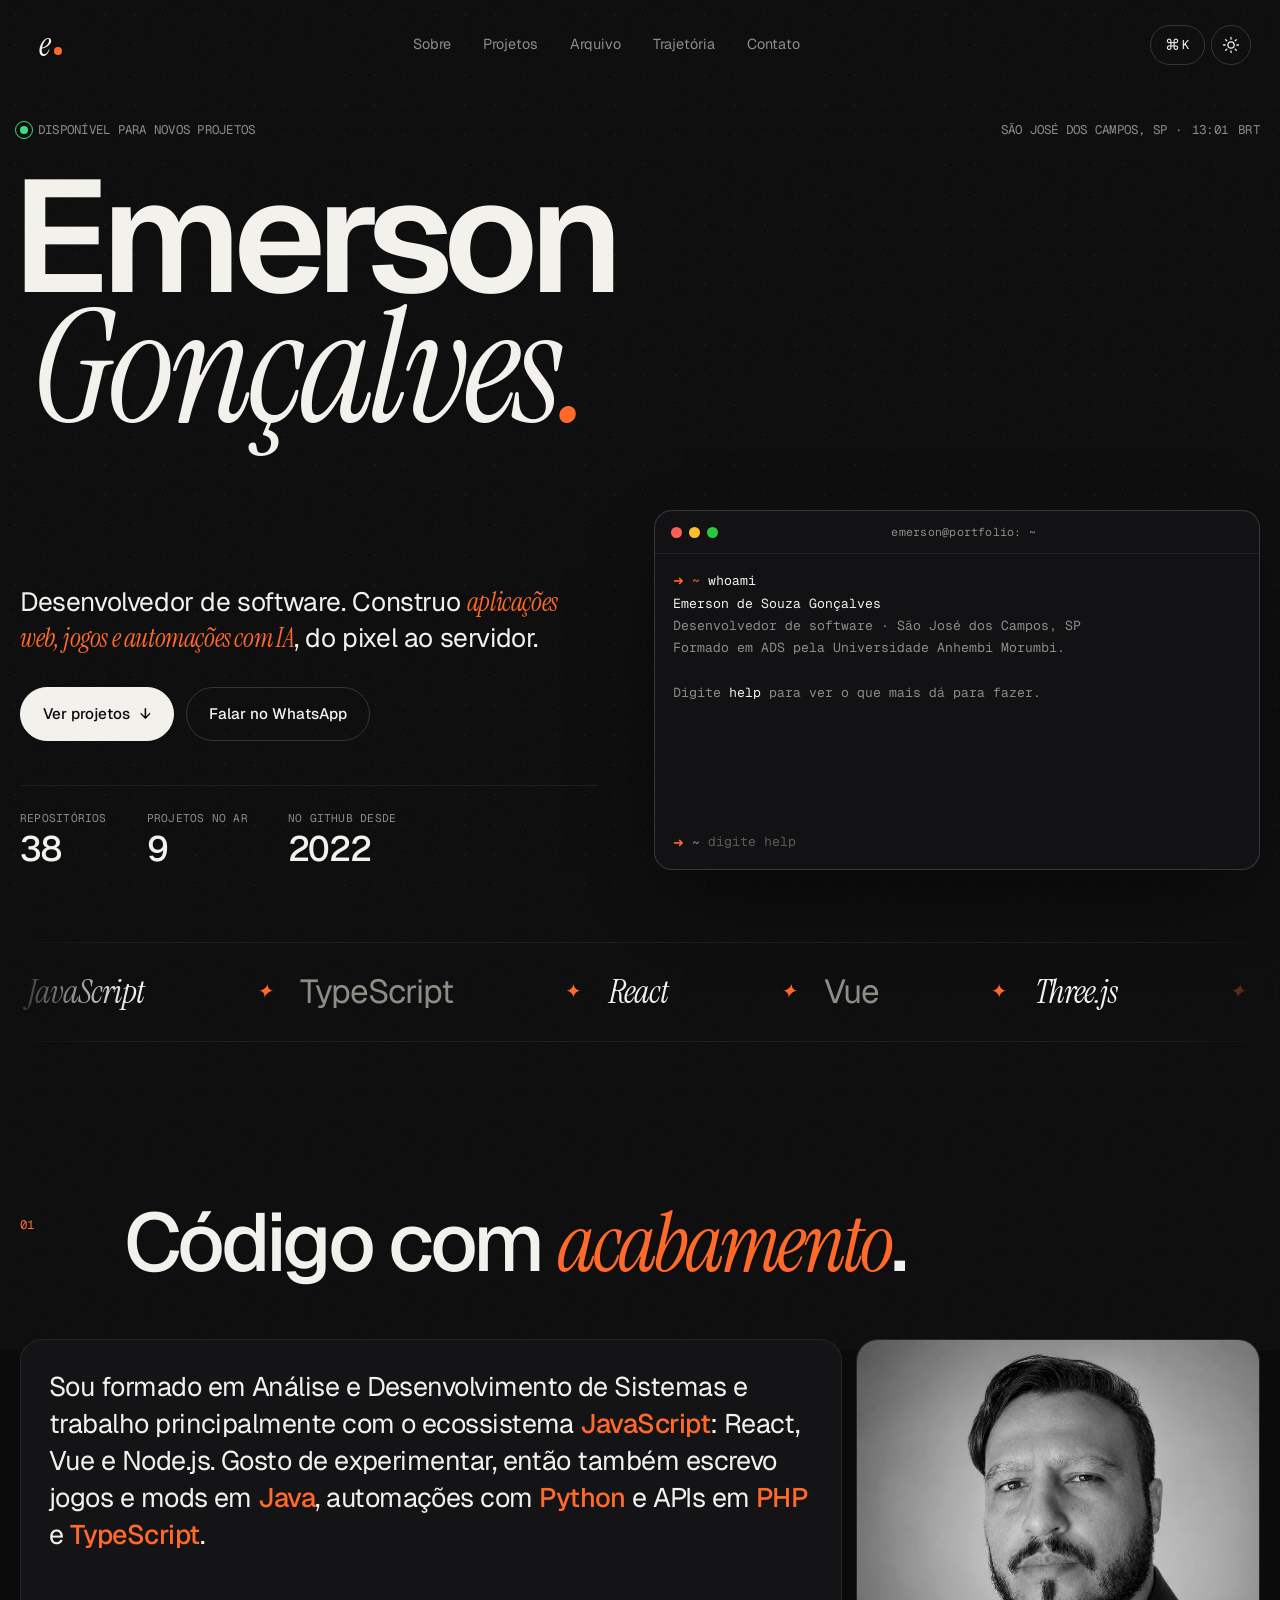
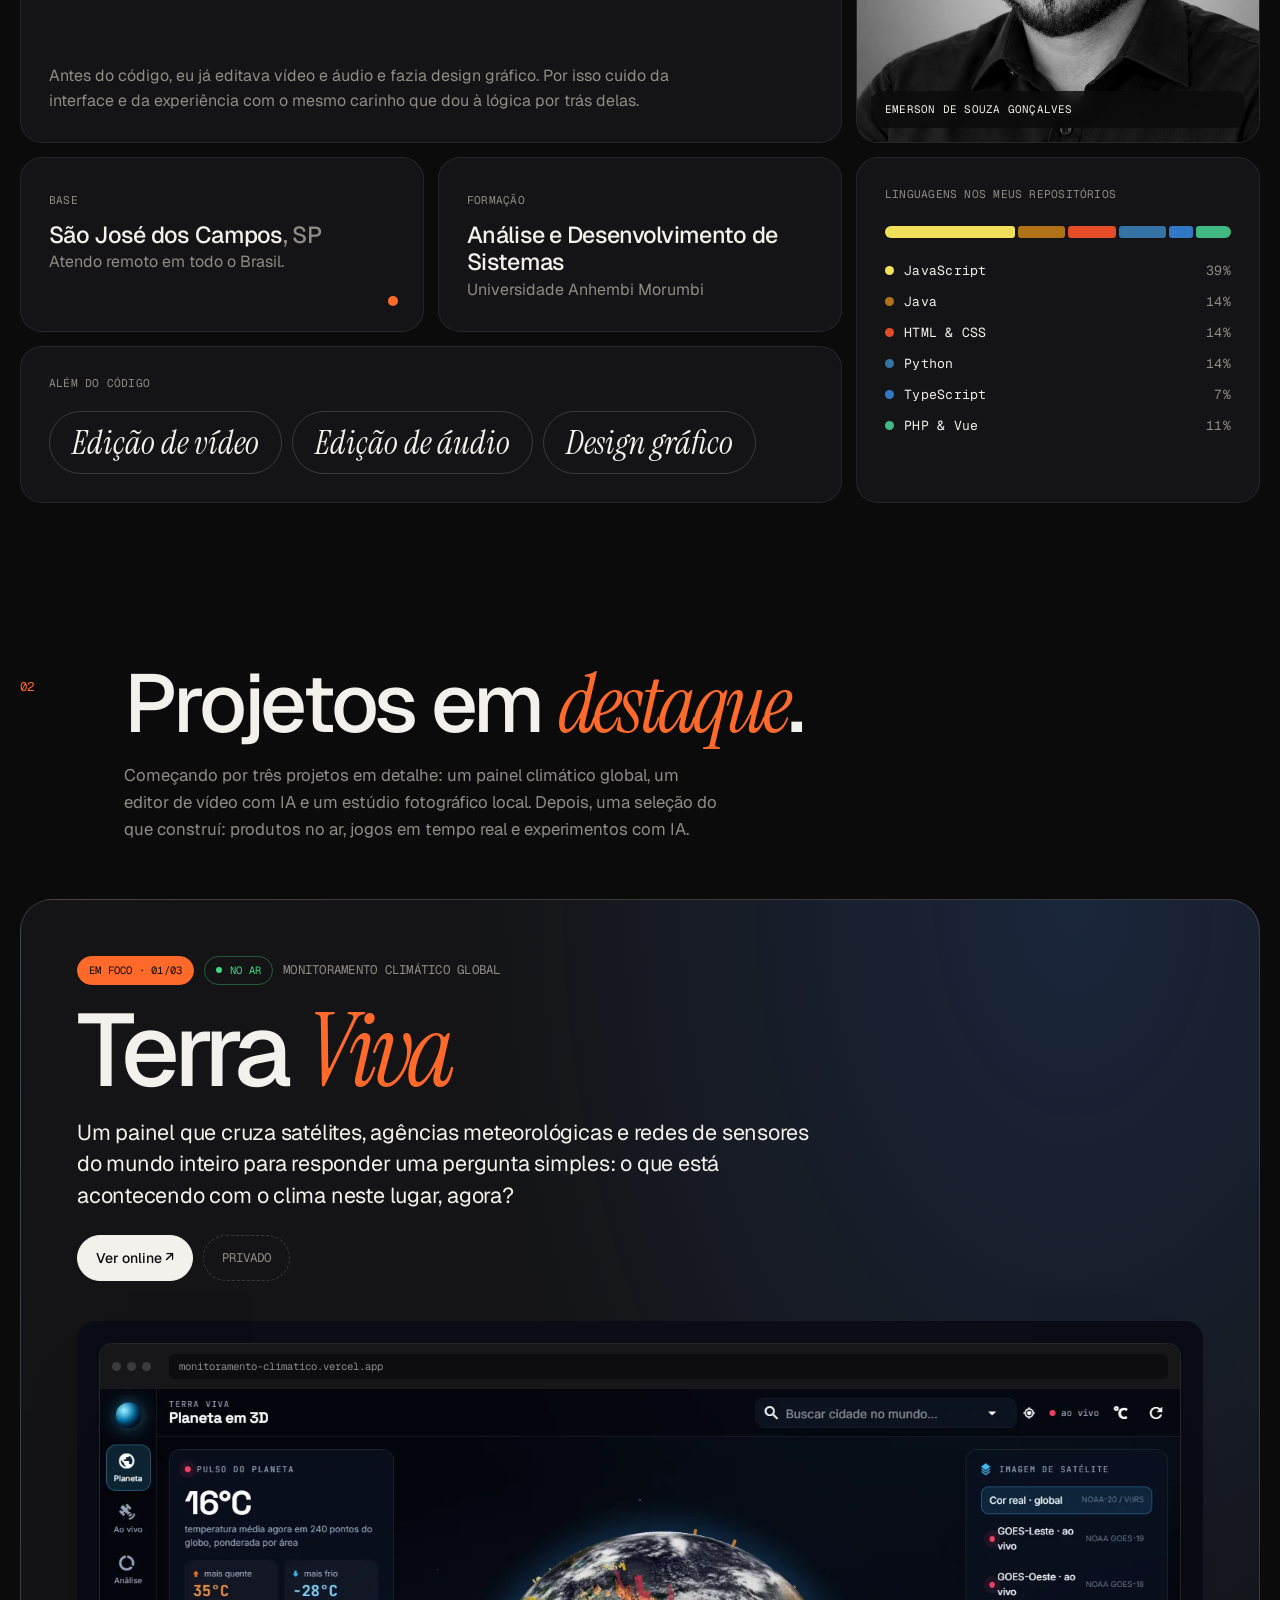
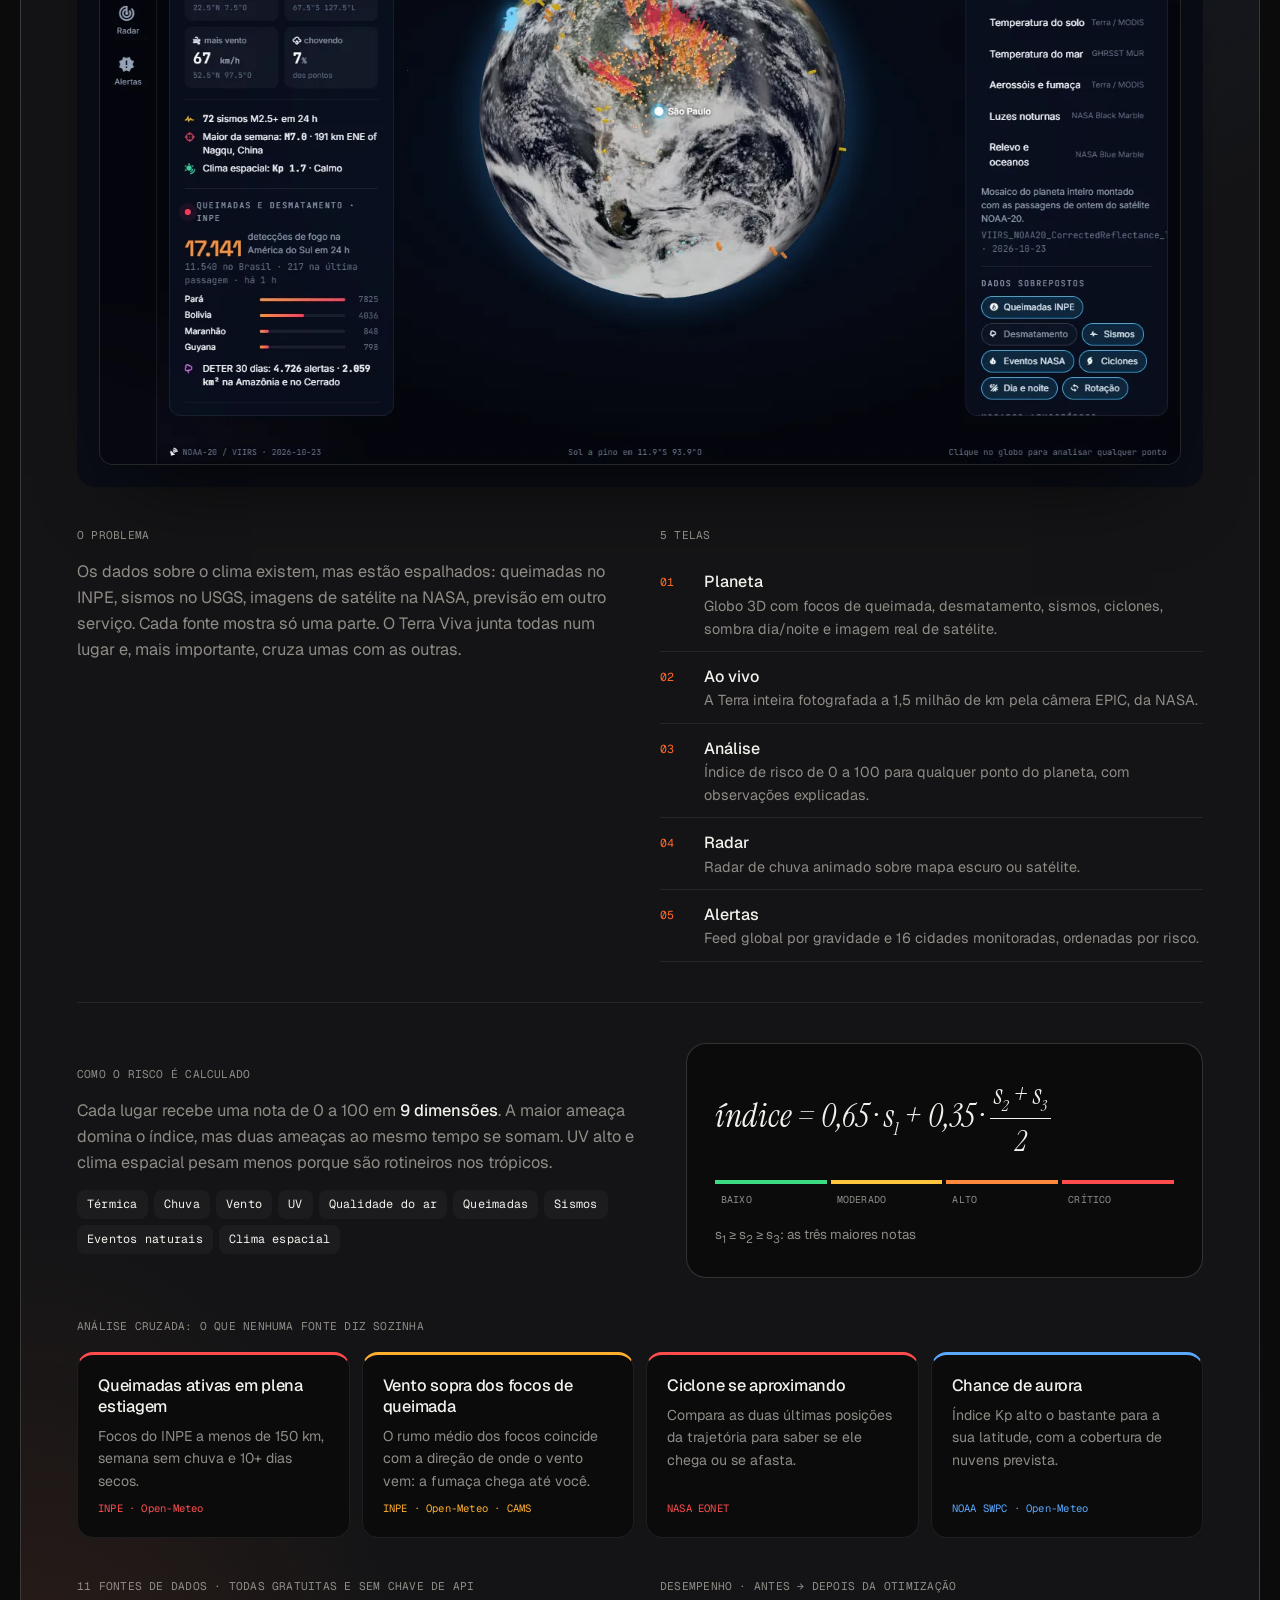
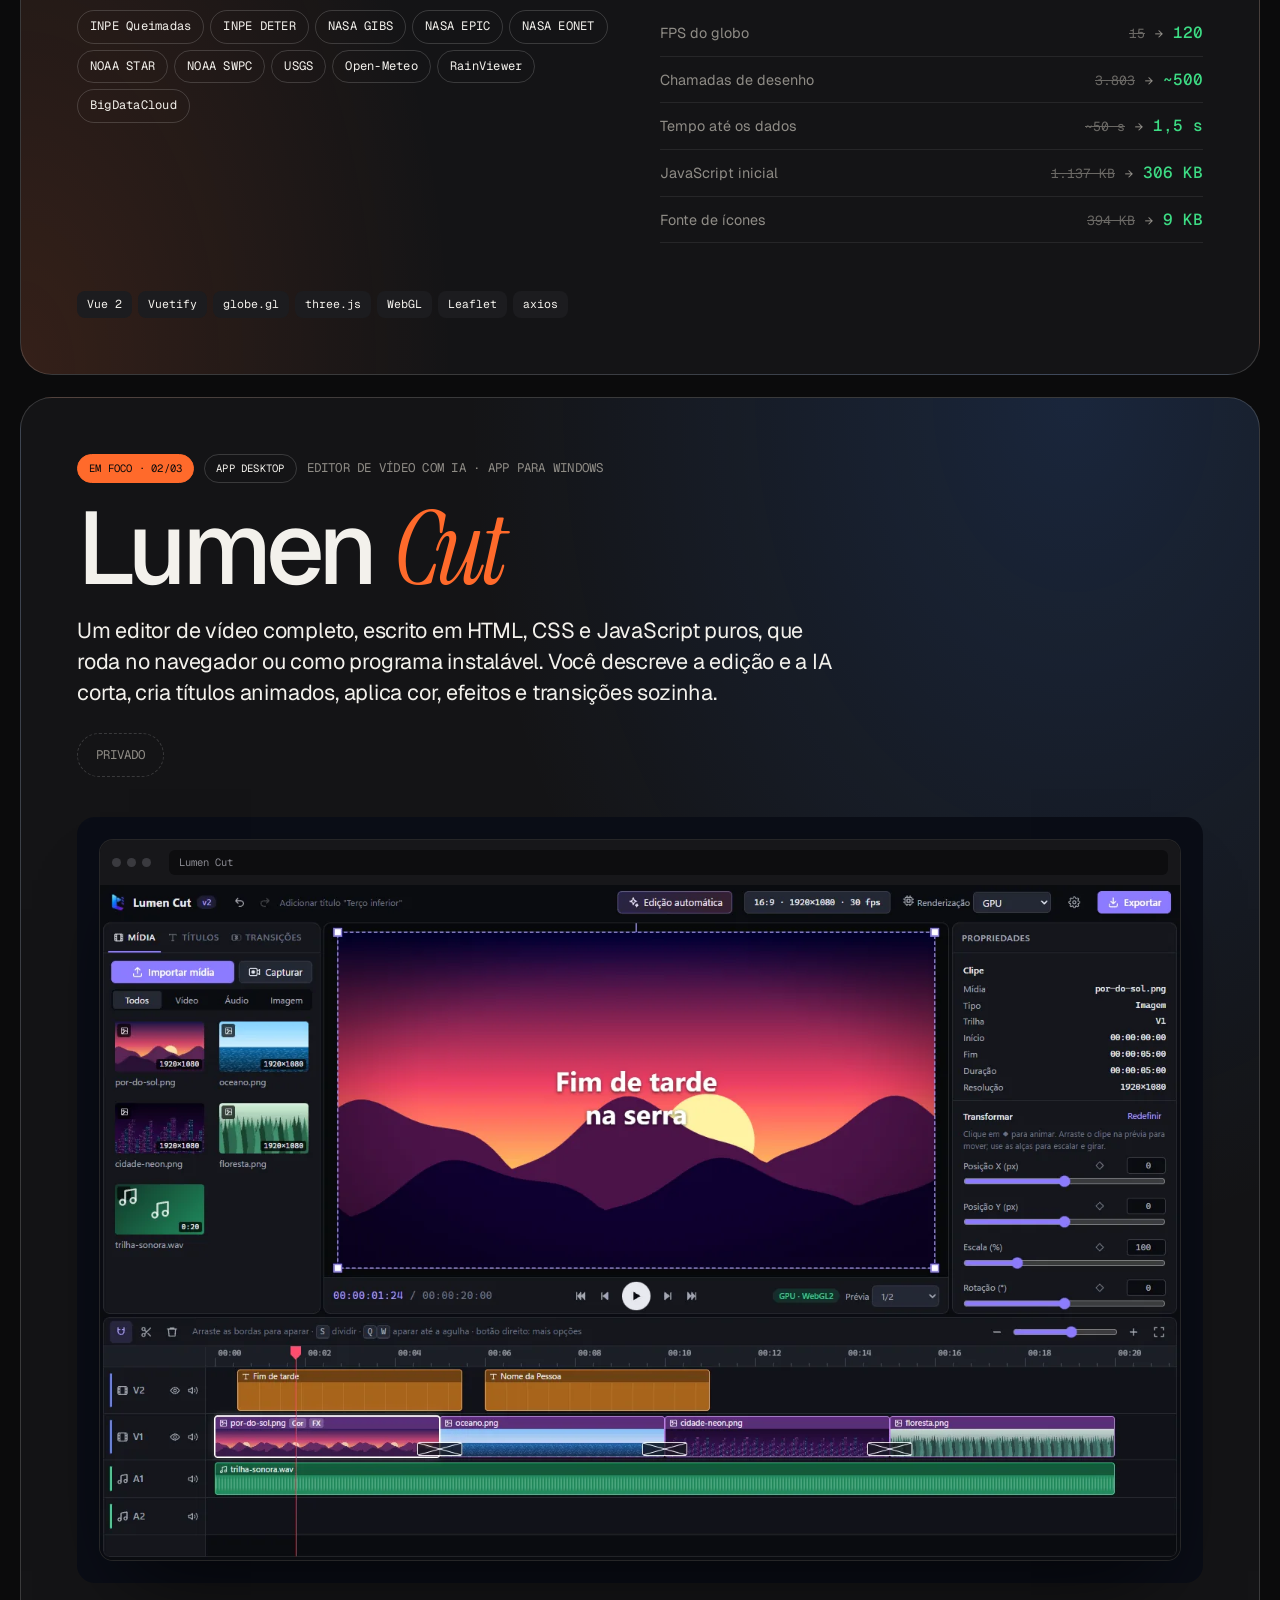
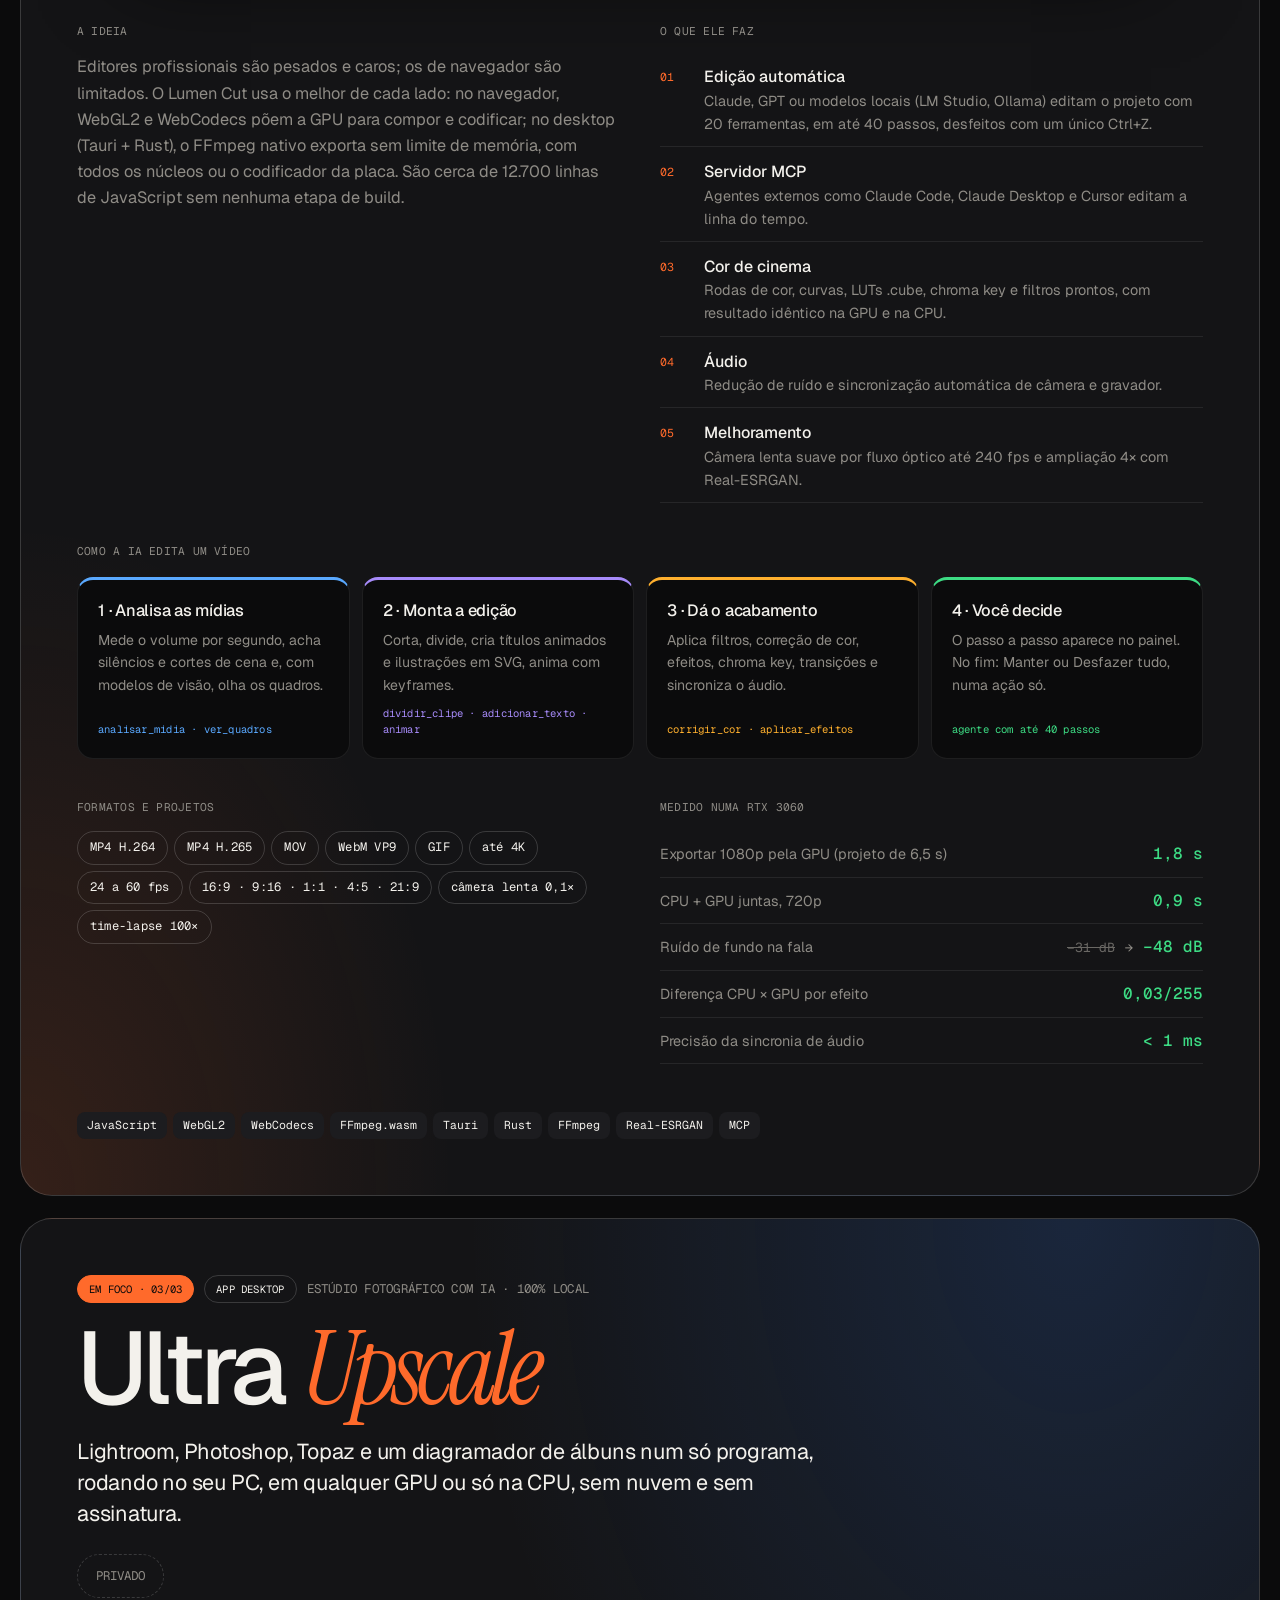
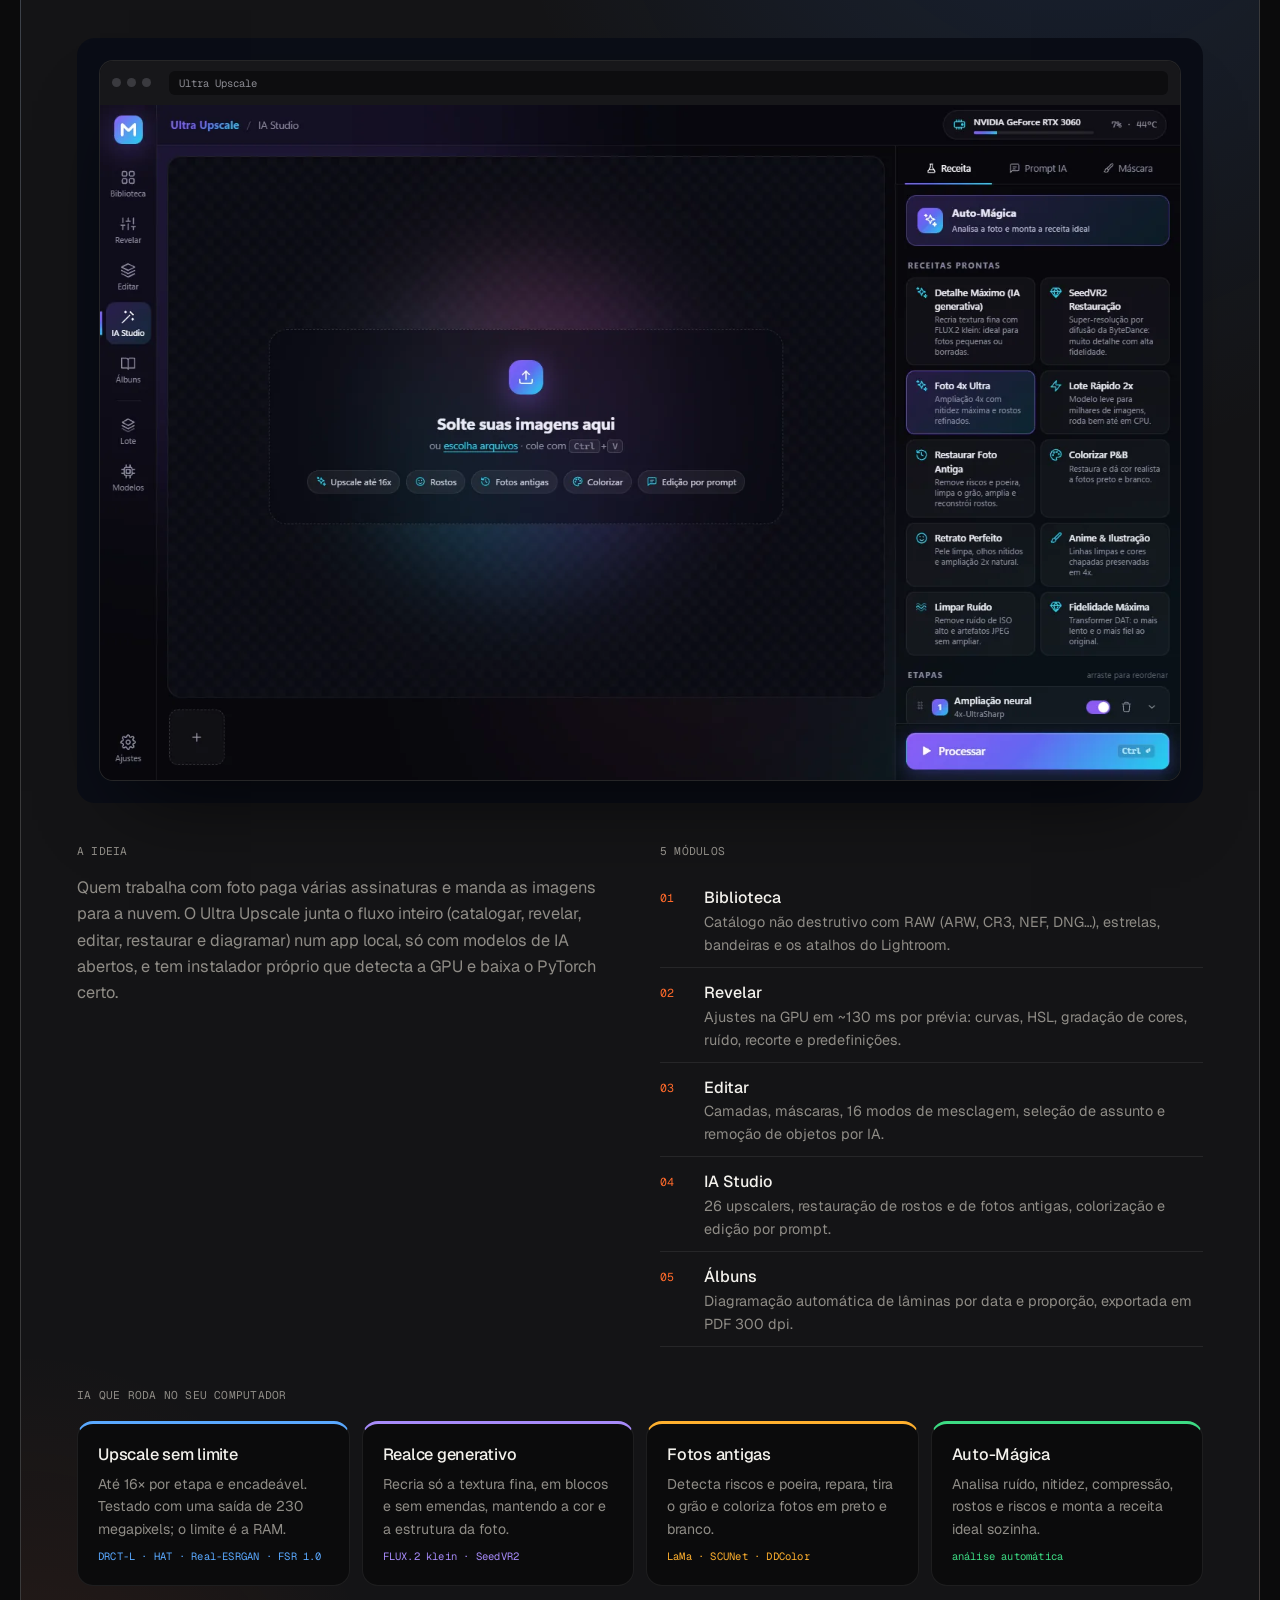
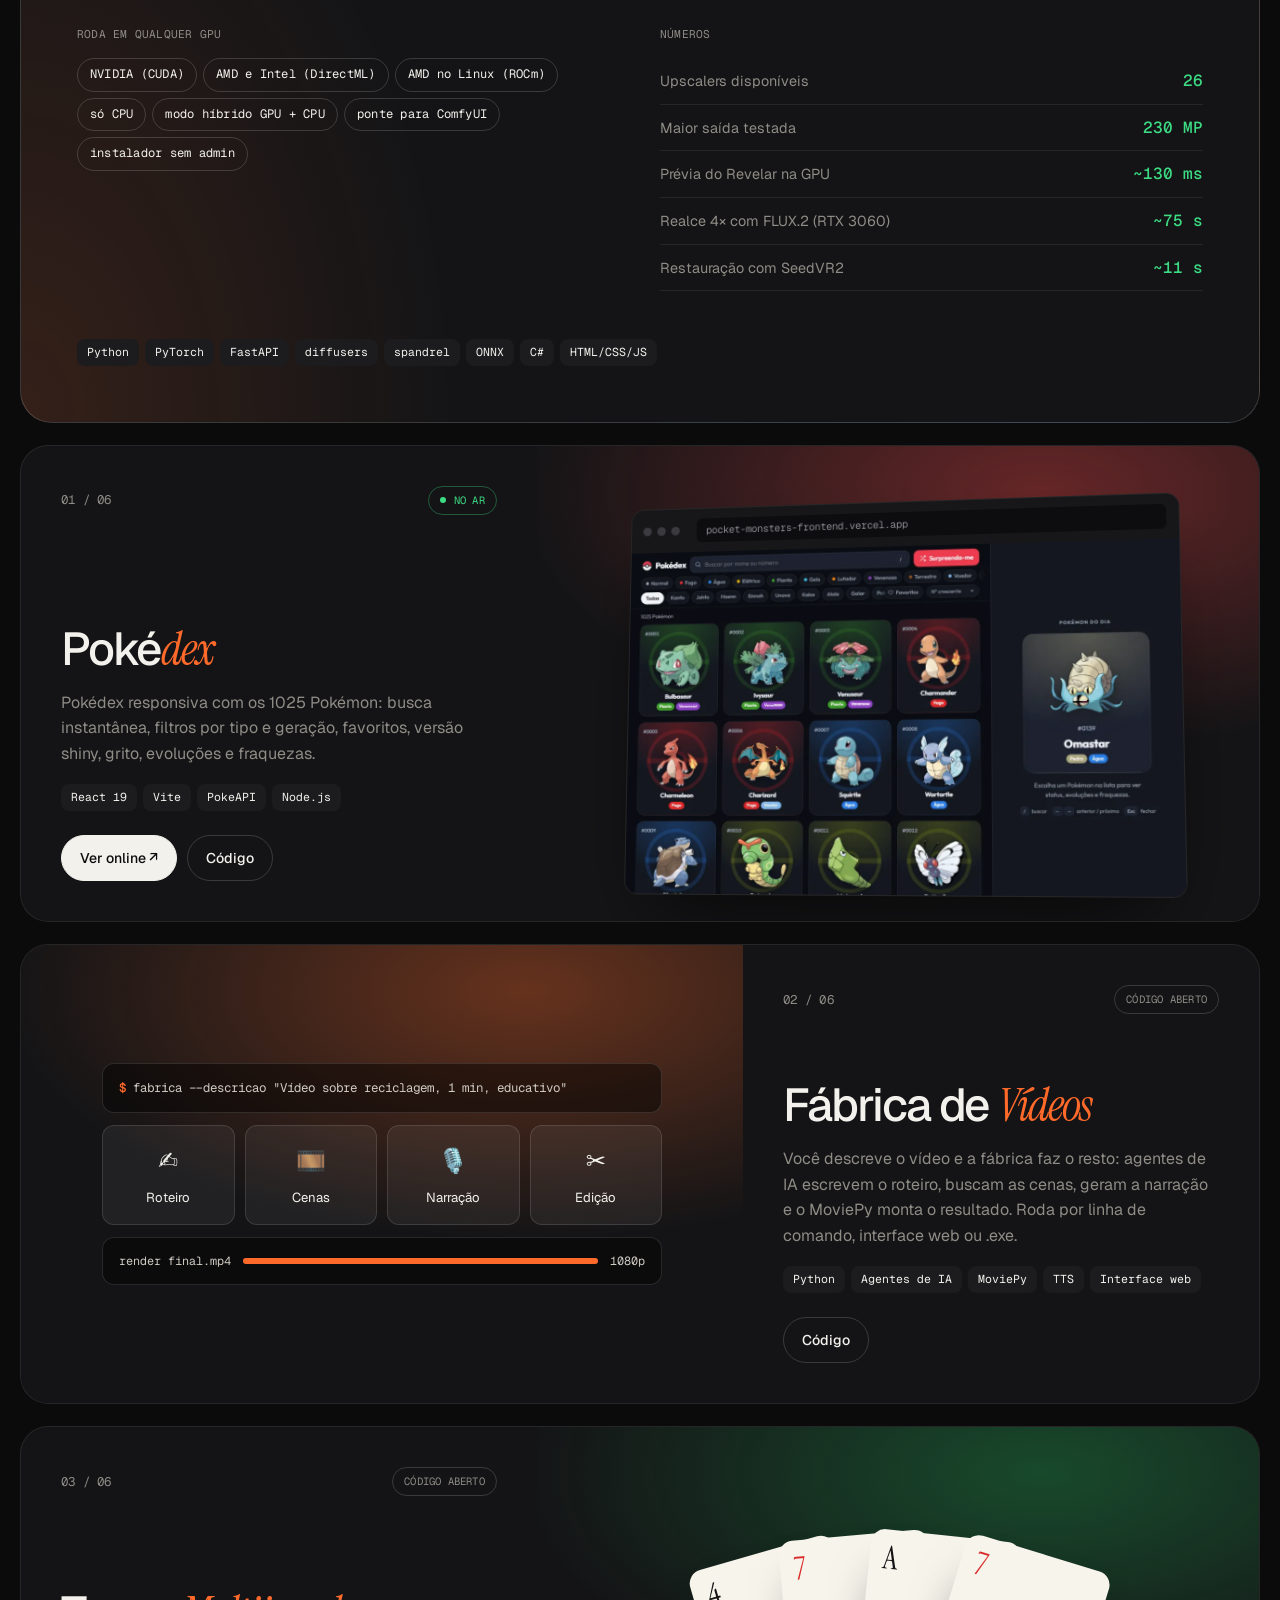
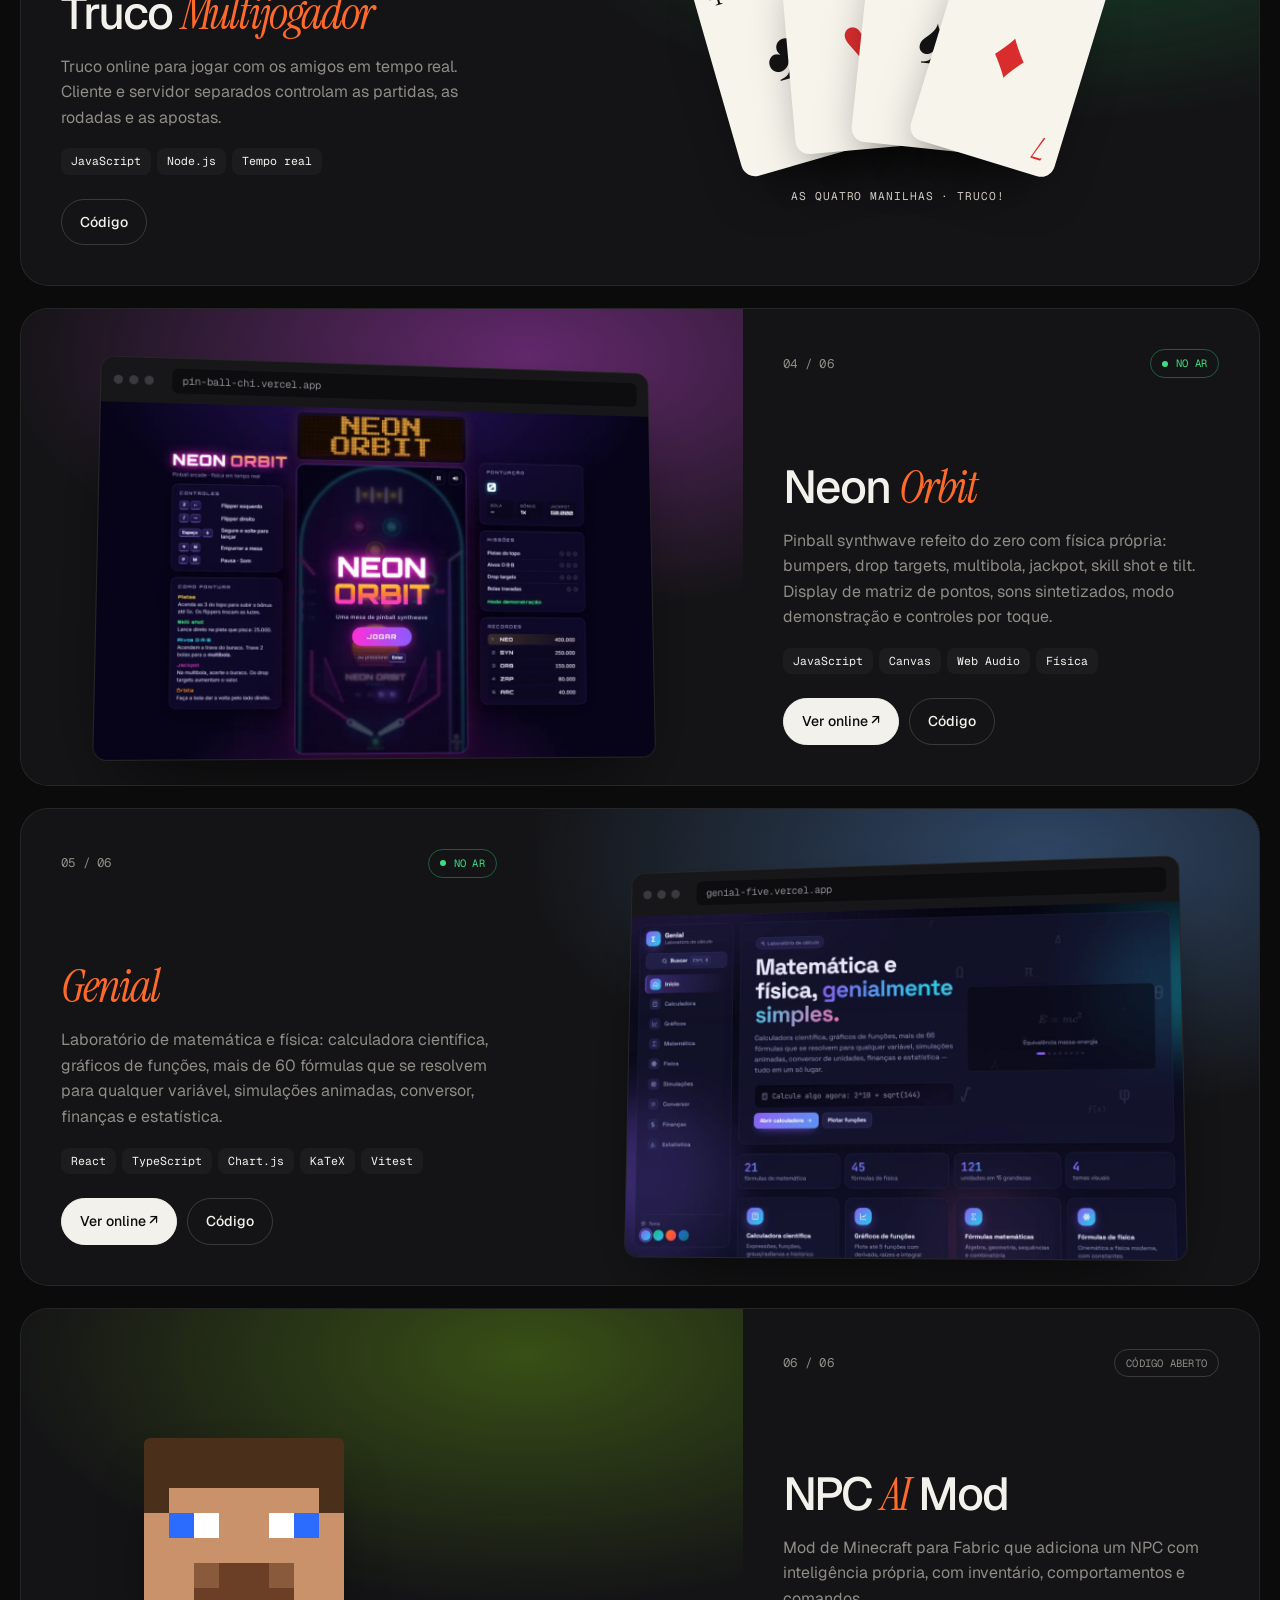
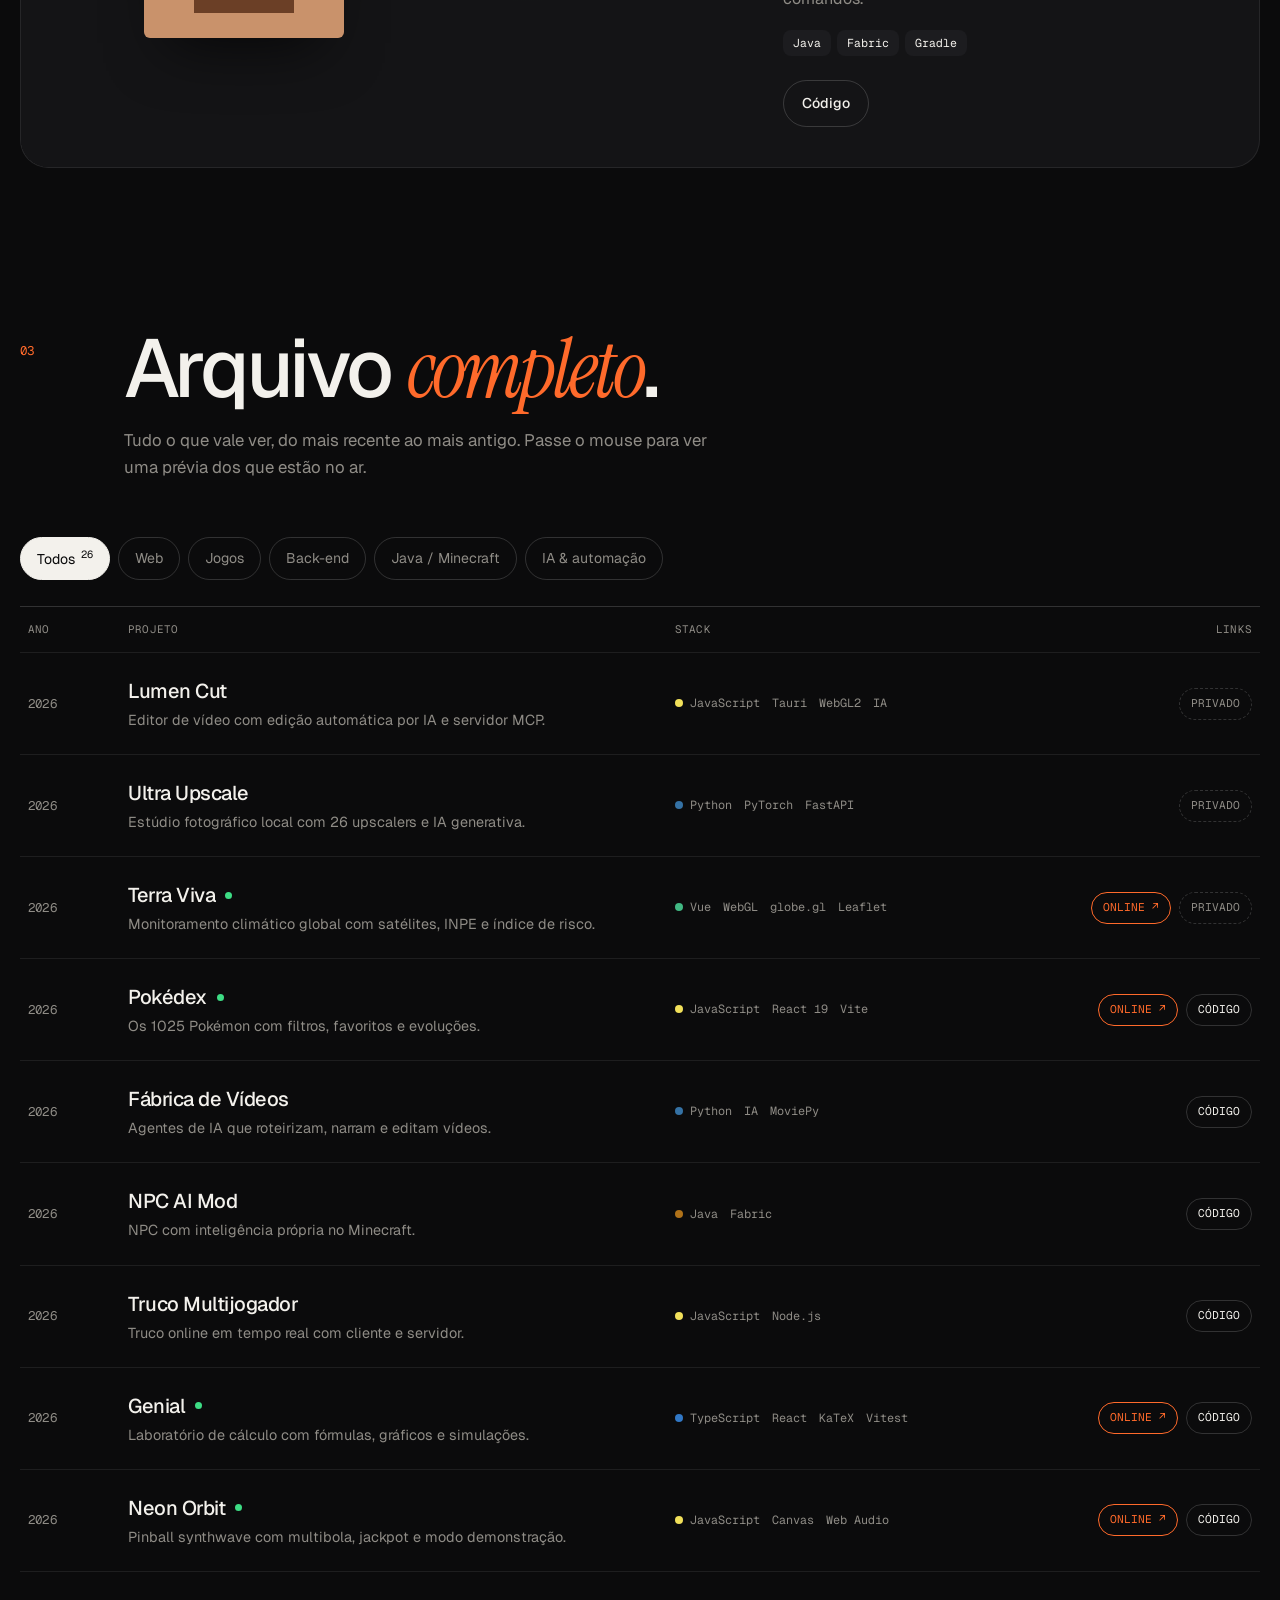
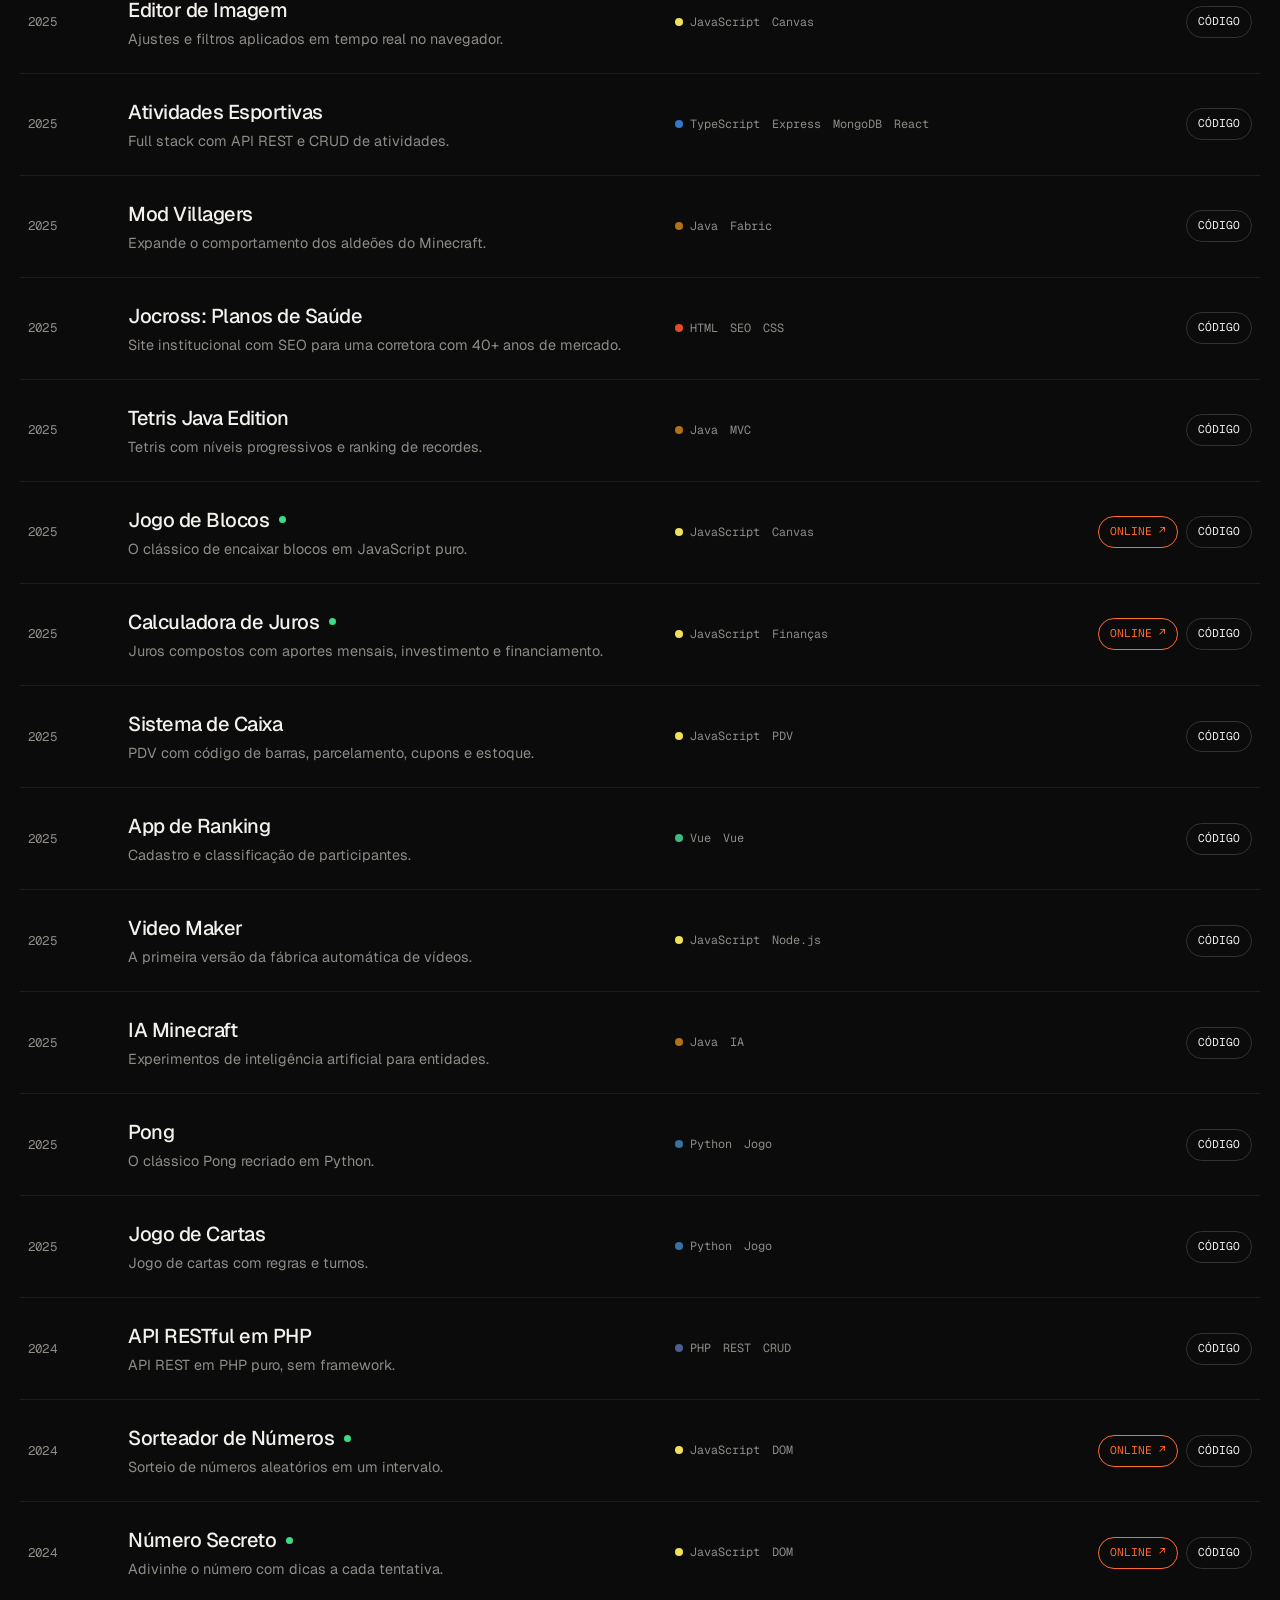
<file: index.html>
<!DOCTYPE html>
<html lang="pt-BR" data-theme="dark">
<head>
    <meta charset="UTF-8">
    <meta name="viewport" content="width=device-width, initial-scale=1.0">
    <title>Emerson Gonçalves · Desenvolvedor de Software</title>
    <meta name="description" content="Portfólio de Emerson de Souza Gonçalves, desenvolvedor de software em São José dos Campos – SP. Aplicações web, jogos, automações com IA e mods em Java.">
    <meta name="theme-color" content="#0b0b0c">
    <meta property="og:title" content="Emerson Gonçalves · Desenvolvedor de Software">
    <meta property="og:description" content="Aplicações web, jogos, automações com IA e mods em Java. Do pixel ao servidor.">
    <meta property="og:image" content="assets/shots/pokedex.webp">
    <link rel="icon" href="data:image/svg+xml,<svg xmlns='http://www.w3.org/2000/svg' viewBox='0 0 64 64'><rect width='64' height='64' rx='16' fill='%230b0b0c'/><text x='50%' y='56%' dominant-baseline='middle' text-anchor='middle' font-family='Georgia' font-style='italic' font-size='36' fill='%23ff6a2b'>e</text></svg>">
    <link rel="preconnect" href="https://fonts.googleapis.com">
    <link rel="preconnect" href="https://fonts.gstatic.com" crossorigin>
    <link href="https://fonts.googleapis.com/css2?family=Geist:wght@300..700&family=Geist+Mono:wght@400;500&family=Instrument+Serif:ital@0;1&display=swap" rel="stylesheet">
    <link rel="stylesheet" href="./style.css">
    <script>
        // aplica o tema salvo antes da pintura para evitar flash
        try { const t = localStorage.getItem('theme'); if (t) document.documentElement.dataset.theme = t; } catch (e) {}
    </script>
</head>
<body>
    <canvas id="field" class="field" aria-hidden="true"></canvas>
    <div class="grain" aria-hidden="true"></div>

    <header class="nav" id="nav">
        <a href="#inicio" class="logo" aria-label="Início">
            <span class="logo-e">e</span><span class="logo-dot"></span>
        </a>
        <nav class="nav-links" id="navLinks">
            <a href="#sobre">Sobre</a>
            <a href="#projetos">Projetos</a>
            <a href="#arquivo">Arquivo</a>
            <a href="#trajetoria">Trajetória</a>
            <a href="#contato">Contato</a>
        </nav>
        <div class="nav-actions">
            <button class="kbd-btn" id="openPalette" aria-label="Abrir paleta de comandos">
                <span class="kbd-icon">⌘</span><span>K</span>
            </button>
            <button class="icon-btn" id="themeToggle" aria-label="Alternar tema claro e escuro">
                <svg class="i-sun" viewBox="0 0 24 24" aria-hidden="true"><circle cx="12" cy="12" r="4.2"/><path d="M12 2v2.2M12 19.8V22M4.9 4.9l1.6 1.6M17.5 17.5l1.6 1.6M2 12h2.2M19.8 12H22M4.9 19.1l1.6-1.6M17.5 6.5l1.6-1.6"/></svg>
                <svg class="i-moon" viewBox="0 0 24 24" aria-hidden="true"><path d="M20.5 14.6A8.5 8.5 0 1 1 9.4 3.5a7 7 0 0 0 11.1 11.1Z"/></svg>
            </button>
            <button class="icon-btn nav-toggle" id="navToggle" aria-label="Abrir menu" aria-expanded="false" aria-controls="navLinks">
                <span></span><span></span>
            </button>
        </div>
    </header>

    <main>
        <!-- HERO -->
        <section class="hero" id="inicio">
            <div class="wrap">
                <div class="hero-meta mono">
                    <span><span class="pulse"></span>Disponível para novos projetos</span>
                    <span class="hide-sm">São José dos Campos, SP · <span id="clock">--:--</span> BRT</span>
                </div>

                <h1 class="hero-title" aria-label="Emerson Gonçalves">
                    <span class="line"><span class="word">Emerson</span></span>
                    <span class="line"><span class="word serif">Gonçalves<span class="accent">.</span></span></span>
                </h1>

                <div class="hero-grid">
                    <div class="hero-copy">
                        <p class="lead">
                            Desenvolvedor de software. Construo
                            <em>aplicações web, jogos e automações com IA</em>, do pixel ao servidor.
                        </p>
                        <div class="hero-cta">
                            <a href="#projetos" class="btn btn-primary">Ver projetos <span aria-hidden="true">↓</span></a>
                            <a href="https://wa.me/5512996200288/" class="btn btn-ghost" target="_blank" rel="noopener">Falar no WhatsApp</a>
                        </div>
                        <dl class="stats">
                            <div><dt class="mono">repositórios</dt><dd data-count="38" id="statRepos">38</dd></div>
                            <div><dt class="mono">projetos no ar</dt><dd data-count="9">9</dd></div>
                            <div><dt class="mono">no GitHub desde</dt><dd>2022</dd></div>
                        </dl>
                    </div>

                    <div class="terminal" id="terminal">
                        <div class="term-bar">
                            <i></i><i></i><i></i>
                            <span class="mono">emerson@portfolio: ~</span>
                        </div>
                        <div class="term-body mono" id="termBody" aria-live="polite"></div>
                        <form class="term-input mono" id="termForm" autocomplete="off">
                            <label for="termField"><span class="prompt">➜</span> <span class="path">~</span></label>
                            <input id="termField" type="text" spellcheck="false" placeholder="digite help" aria-label="Comando do terminal">
                        </form>
                    </div>
                </div>
            </div>

            <div class="marquee" aria-hidden="true">
                <div class="marquee-track">
                    <span>JavaScript</span><span>TypeScript</span><span>React</span><span>Vue</span><span>Three.js</span><span>Node.js</span><span>Express</span><span>Python</span><span>Java</span><span>PHP</span><span>MongoDB</span><span>SQL</span><span>Tailwind</span><span>Vite</span><span>Vitest</span><span>Fabric</span><span>MoviePy</span><span>Vercel</span>
                    <span>JavaScript</span><span>TypeScript</span><span>React</span><span>Vue</span><span>Three.js</span><span>Node.js</span><span>Express</span><span>Python</span><span>Java</span><span>PHP</span><span>MongoDB</span><span>SQL</span><span>Tailwind</span><span>Vite</span><span>Vitest</span><span>Fabric</span><span>MoviePy</span><span>Vercel</span>
                </div>
            </div>
        </section>

        <!-- SOBRE -->
        <section class="section" id="sobre">
            <div class="wrap">
                <header class="section-head reveal">
                    <span class="index mono">01</span>
                    <h2>Código com <em>acabamento</em>.</h2>
                </header>

                <div class="bento">
                    <article class="tile tile-bio reveal">
                        <p class="big">
                            Sou formado em Análise e Desenvolvimento de Sistemas e trabalho principalmente com o
                            ecossistema <strong>JavaScript</strong>: React, Vue e Node.js. Gosto de experimentar,
                            então também escrevo jogos e mods em <strong>Java</strong>, automações com
                            <strong>Python</strong> e APIs em <strong>PHP</strong> e <strong>TypeScript</strong>.
                        </p>
                        <p>
                            Antes do código, eu já editava vídeo e áudio e fazia design gráfico. Por isso cuido da
                            interface e da experiência com o mesmo carinho que dou à lógica por trás delas.
                        </p>
                    </article>

                    <figure class="tile tile-photo reveal">
                        <img src="profile.jpg?v=2" alt="Foto de Emerson de Souza Gonçalves" width="800" height="800" loading="lazy">
                        <figcaption class="mono">Emerson de Souza Gonçalves</figcaption>
                    </figure>

                    <article class="tile tile-place reveal">
                        <span class="tile-label mono">Base</span>
                        <h3>São José dos Campos<span class="muted">, SP</span></h3>
                        <p class="muted">Atendo remoto em todo o Brasil.</p>
                        <div class="radar" aria-hidden="true"><span></span><span></span><span></span></div>
                    </article>

                    <article class="tile tile-edu reveal">
                        <span class="tile-label mono">Formação</span>
                        <h3>Análise e Desenvolvimento de Sistemas</h3>
                        <p class="muted">Universidade Anhembi Morumbi</p>
                    </article>

                    <article class="tile tile-langs reveal">
                        <span class="tile-label mono">Linguagens nos meus repositórios</span>
                        <div class="lang-bar" id="langBar"></div>
                        <ul class="lang-legend mono" id="langLegend"></ul>
                    </article>

                    <article class="tile tile-extra reveal">
                        <span class="tile-label mono">Além do código</span>
                        <ul class="pills">
                            <li>Edição de vídeo</li><li>Edição de áudio</li><li>Design gráfico</li>
                        </ul>
                    </article>
                </div>
            </div>
        </section>

        <!-- PROJETOS EM DESTAQUE -->
        <section class="section" id="projetos">
            <div class="wrap">
                <header class="section-head reveal">
                    <span class="index mono">02</span>
                    <h2>Projetos em <em>destaque</em>.</h2>
                    <p class="section-sub">Começando por três projetos em detalhe: um painel climático global, um editor de vídeo com IA e um estúdio fotográfico local. Depois, uma seleção do que construí: produtos no ar, jogos em tempo real e experimentos com IA.</p>
                </header>
                <div class="spotlights" id="spotlights"></div>
                <div class="cases" id="featured"></div>
            </div>
        </section>

        <!-- ARQUIVO -->
        <section class="section" id="arquivo">
            <div class="wrap">
                <header class="section-head reveal">
                    <span class="index mono">03</span>
                    <h2>Arquivo <em>completo</em>.</h2>
                    <p class="section-sub">Tudo o que vale ver, do mais recente ao mais antigo. Passe o mouse para ver uma prévia dos que estão no ar.</p>
                </header>

                <div class="filters reveal" role="tablist" aria-label="Filtrar projetos">
                    <button class="filter active" data-filter="todos" role="tab" aria-selected="true">Todos <sup id="countAll"></sup></button>
                    <button class="filter" data-filter="web" role="tab" aria-selected="false">Web</button>
                    <button class="filter" data-filter="jogos" role="tab" aria-selected="false">Jogos</button>
                    <button class="filter" data-filter="backend" role="tab" aria-selected="false">Back-end</button>
                    <button class="filter" data-filter="java" role="tab" aria-selected="false">Java / Minecraft</button>
                    <button class="filter" data-filter="ia" role="tab" aria-selected="false">IA &amp; automação</button>
                </div>

                <div class="archive reveal" role="table" aria-label="Lista de projetos">
                    <div class="row row-head mono" role="row">
                        <span role="columnheader">Ano</span>
                        <span role="columnheader">Projeto</span>
                        <span role="columnheader" class="hide-md">Stack</span>
                        <span role="columnheader" class="t-right">Links</span>
                    </div>
                    <div id="projects" role="rowgroup"></div>
                </div>

                <div class="more reveal">
                    <a href="https://github.com/emersonsg01?tab=repositories" class="link-arrow" target="_blank" rel="noopener">Ver todos os repositórios no GitHub <span aria-hidden="true">↗</span></a>
                </div>
            </div>
            <div class="peek" id="peek" aria-hidden="true"><img alt=""></div>
        </section>

        <!-- TRAJETÓRIA -->
        <section class="section" id="trajetoria">
            <div class="wrap">
                <header class="section-head reveal">
                    <span class="index mono">04</span>
                    <h2>Trajetória em <em>commits</em>.</h2>
                </header>
                <ol class="timeline">
                    <li class="reveal">
                        <span class="year mono">2022</span>
                        <div>
                            <h3>Primeiro deploy</h3>
                            <p>Crio a conta no GitHub e publico a primeira Pokédex, consumindo a PokeAPI com JavaScript puro.</p>
                        </div>
                    </li>
                    <li class="reveal">
                        <span class="year mono">2024</span>
                        <div>
                            <h3>Do front ao back</h3>
                            <p>Jogos no navegador, desafios em Node.js e uma API RESTful em PHP puro. Começo a pensar em sistemas inteiros, não só em telas.</p>
                        </div>
                    </li>
                    <li class="reveal">
                        <span class="year mono">2025</span>
                        <div>
                            <h3>Cliente real e full stack</h3>
                            <p>Site com SEO para uma corretora de planos de saúde com mais de 40 anos de mercado, um PDV de supermercado, uma aplicação TypeScript com Express e MongoDB, e Tetris em Java com MVC.</p>
                        </div>
                    </li>
                    <li class="reveal">
                        <span class="year mono">2026</span>
                        <div>
                            <h3>IA e tempo real</h3>
                            <p>Agentes de IA que produzem vídeos sozinhos, NPCs inteligentes no Minecraft, truco multijogador, a nova Pokédex em React 19 com os 1025 Pokémon, o Genial como laboratório de cálculo, o pinball refeito do zero, o Terra Viva (painel climático global com dados do INPE, da NASA e da NOAA) e dois apps desktop com IA: o editor de vídeo Lumen Cut e o estúdio fotográfico Ultra Upscale.</p>
                        </div>
                    </li>
                </ol>
            </div>
        </section>

        <!-- CONTATO -->
        <section class="section contact" id="contato">
            <div class="wrap">
                <span class="index mono reveal">05 · Contato</span>
                <h2 class="contact-title reveal">Tem uma ideia?<br><em>Vamos construir.</em></h2>
                <p class="contact-sub reveal">Pode ser um site, um sistema ou algo que você ainda está tirando do papel. Me chama e conversamos.</p>

                <div class="contact-links reveal">
                    <a href="https://wa.me/5512996200288/" class="contact-link" target="_blank" rel="noopener">
                        <svg viewBox="0 0 24 24" aria-hidden="true"><path d="M12 2a10 10 0 0 0-8.6 15.1L2 22l5-1.3A10 10 0 1 0 12 2Zm0 18.2a8.2 8.2 0 0 1-4.2-1.1l-.3-.2-3 .8.8-2.9-.2-.3A8.2 8.2 0 1 1 12 20.2Zm4.5-6.1c-.2-.1-1.5-.7-1.7-.8-.2-.1-.4-.1-.6.1l-.8 1c-.1.2-.3.2-.5.1a6.7 6.7 0 0 1-3.3-2.9c-.3-.4.2-.4.7-1.3.1-.2 0-.3 0-.4l-.8-1.8c-.2-.5-.4-.4-.6-.4h-.5a1 1 0 0 0-.7.3 3 3 0 0 0-.9 2.2 5.2 5.2 0 0 0 1.1 2.7 11.8 11.8 0 0 0 4.5 4c1.7.7 2.3.8 3.2.6.5 0 1.5-.6 1.7-1.2.2-.6.2-1.1.2-1.2-.1-.1-.3-.2-.5-.3Z"/></svg>
                        <span><strong>WhatsApp</strong><small class="mono">(12) 99620-0288</small></span>
                        <span class="arrow" aria-hidden="true">↗</span>
                    </a>
                    <a href="https://www.linkedin.com/in/emerson-gon%C3%A7alves-a9ba6582/" class="contact-link" target="_blank" rel="noopener">
                        <svg viewBox="0 0 24 24" aria-hidden="true"><path d="M20.4 2H3.6A1.6 1.6 0 0 0 2 3.6v16.8A1.6 1.6 0 0 0 3.6 22h16.8a1.6 1.6 0 0 0 1.6-1.6V3.6A1.6 1.6 0 0 0 20.4 2ZM8 19H5V9.5h3V19ZM6.5 8.2a1.7 1.7 0 1 1 0-3.5 1.7 1.7 0 0 1 0 3.5ZM19 19h-3v-4.6c0-1.1 0-2.5-1.5-2.5S12.8 13 12.8 14.3V19h-3V9.5h2.9v1.3a3.2 3.2 0 0 1 2.8-1.6c3 0 3.5 2 3.5 4.5V19Z"/></svg>
                        <span><strong>LinkedIn</strong><small class="mono">Emerson Gonçalves</small></span>
                        <span class="arrow" aria-hidden="true">↗</span>
                    </a>
                    <a href="https://github.com/emersonsg01" class="contact-link" target="_blank" rel="noopener">
                        <svg viewBox="0 0 24 24" aria-hidden="true"><path d="M12 2a10 10 0 0 0-3.2 19.5c.5.1.7-.2.7-.5v-1.7c-2.8.6-3.4-1.3-3.4-1.3-.4-1.2-1.1-1.5-1.1-1.5-.9-.6.1-.6.1-.6 1 .1 1.5 1 1.5 1 .9 1.6 2.4 1.1 3 .9.1-.7.4-1.1.6-1.4-2.2-.3-4.6-1.1-4.6-5a3.9 3.9 0 0 1 1-2.7 3.6 3.6 0 0 1 .1-2.7s.8-.3 2.8 1a9.5 9.5 0 0 1 5 0c1.9-1.3 2.7-1 2.7-1 .6 1.4.2 2.4.1 2.7a3.9 3.9 0 0 1 1 2.7c0 3.9-2.3 4.7-4.6 5 .4.3.7.9.7 1.9V21c0 .3.2.6.7.5A10 10 0 0 0 12 2Z"/></svg>
                        <span><strong>GitHub</strong><small class="mono">@emersonsg01</small></span>
                        <span class="arrow" aria-hidden="true">↗</span>
                    </a>
                </div>
            </div>
        </section>
    </main>

    <footer class="footer">
        <div class="wrap footer-inner mono">
            <span>© <span id="year">2026</span> Emerson de Souza Gonçalves</span>
            <span class="hide-sm">Feito à mão com HTML, CSS e JavaScript · Dica: aperte <kbd>Ctrl</kbd> + <kbd>K</kbd></span>
            <a href="#inicio" class="to-top">Voltar ao topo ↑</a>
        </div>
    </footer>

    <!-- PALETA DE COMANDOS -->
    <div class="palette" id="palette" hidden>
        <div class="palette-backdrop" data-close></div>
        <div class="palette-box" role="dialog" aria-modal="true" aria-label="Paleta de comandos">
            <div class="palette-search">
                <svg viewBox="0 0 24 24" aria-hidden="true"><circle cx="11" cy="11" r="7"/><path d="m20 20-3.5-3.5"/></svg>
                <input id="paletteInput" type="text" placeholder="Para onde vamos?" autocomplete="off" spellcheck="false" aria-label="Buscar comando">
                <kbd class="mono">Esc</kbd>
            </div>
            <ul class="palette-list" id="paletteList" role="listbox"></ul>
        </div>
    </div>

    <div class="toast mono" id="toast" role="status" aria-live="polite"></div>

    <script src="./script.js"></script>
</body>
</html>
</file>
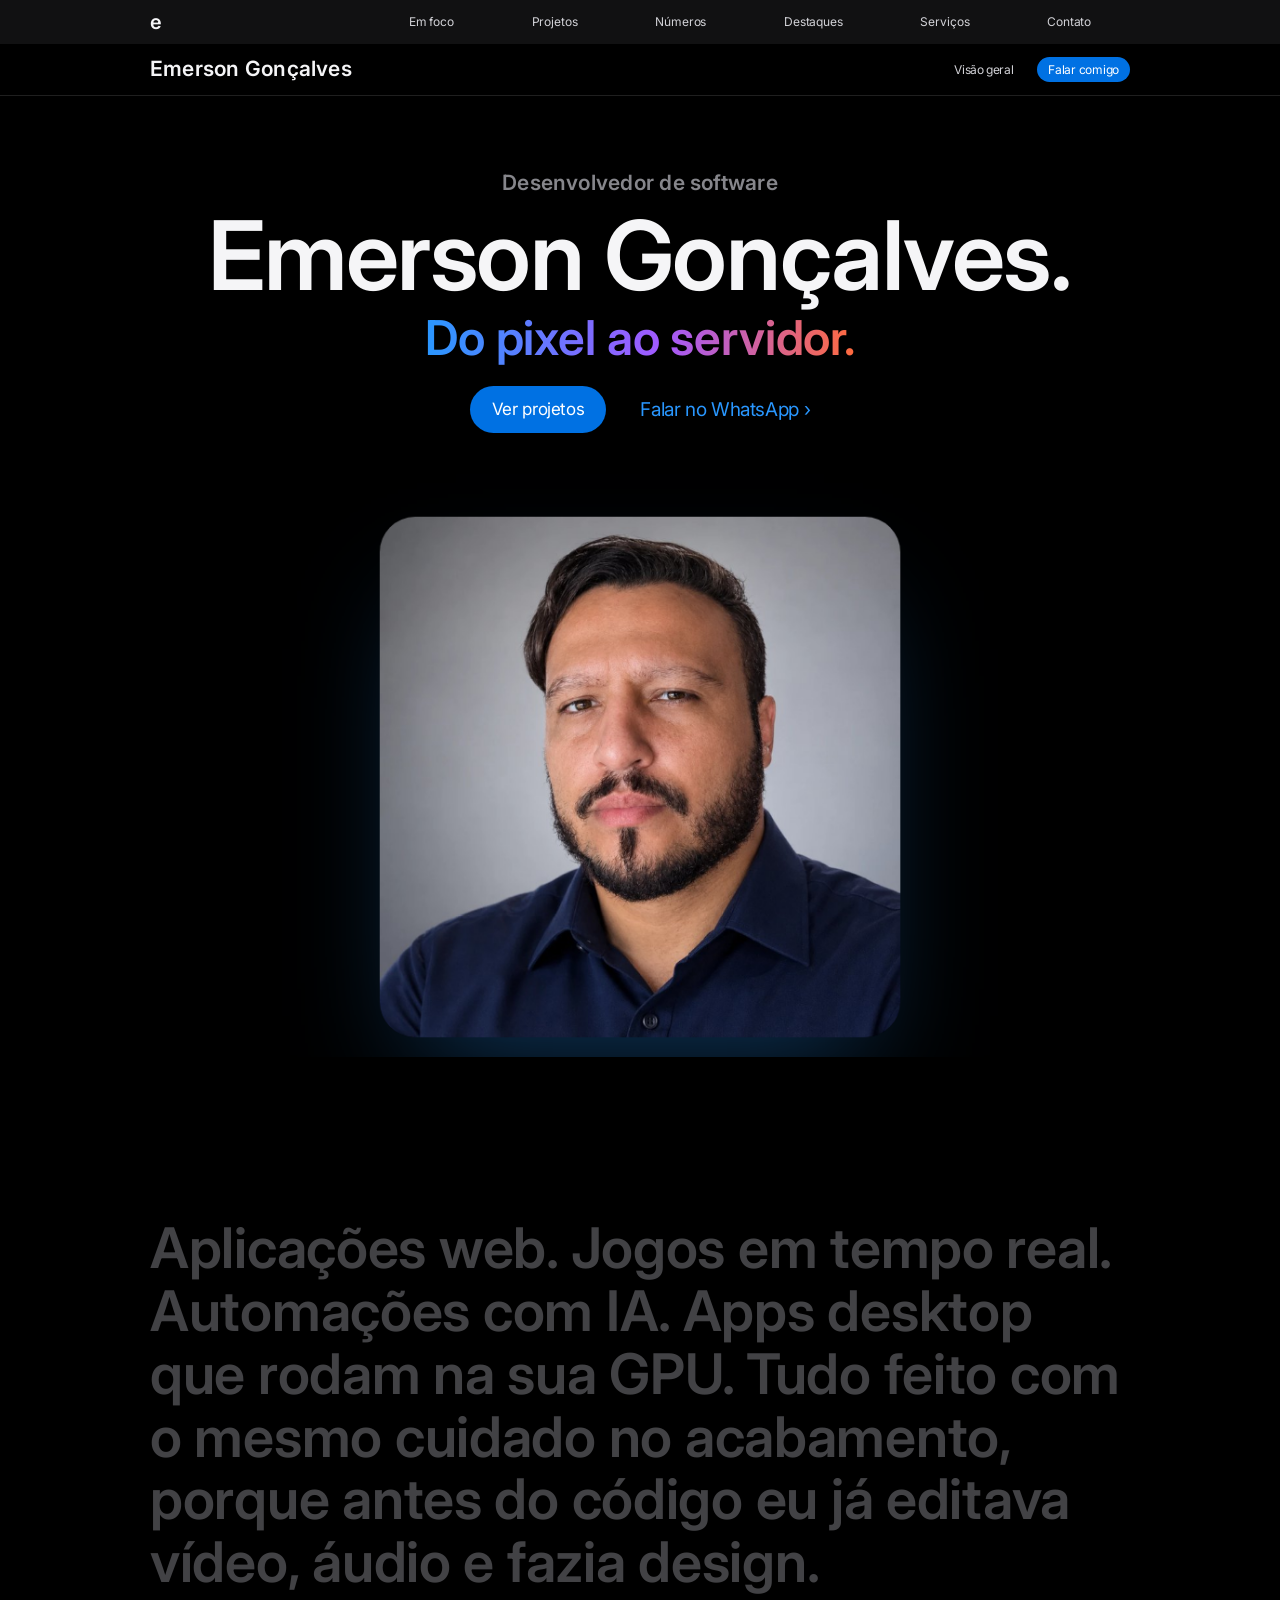
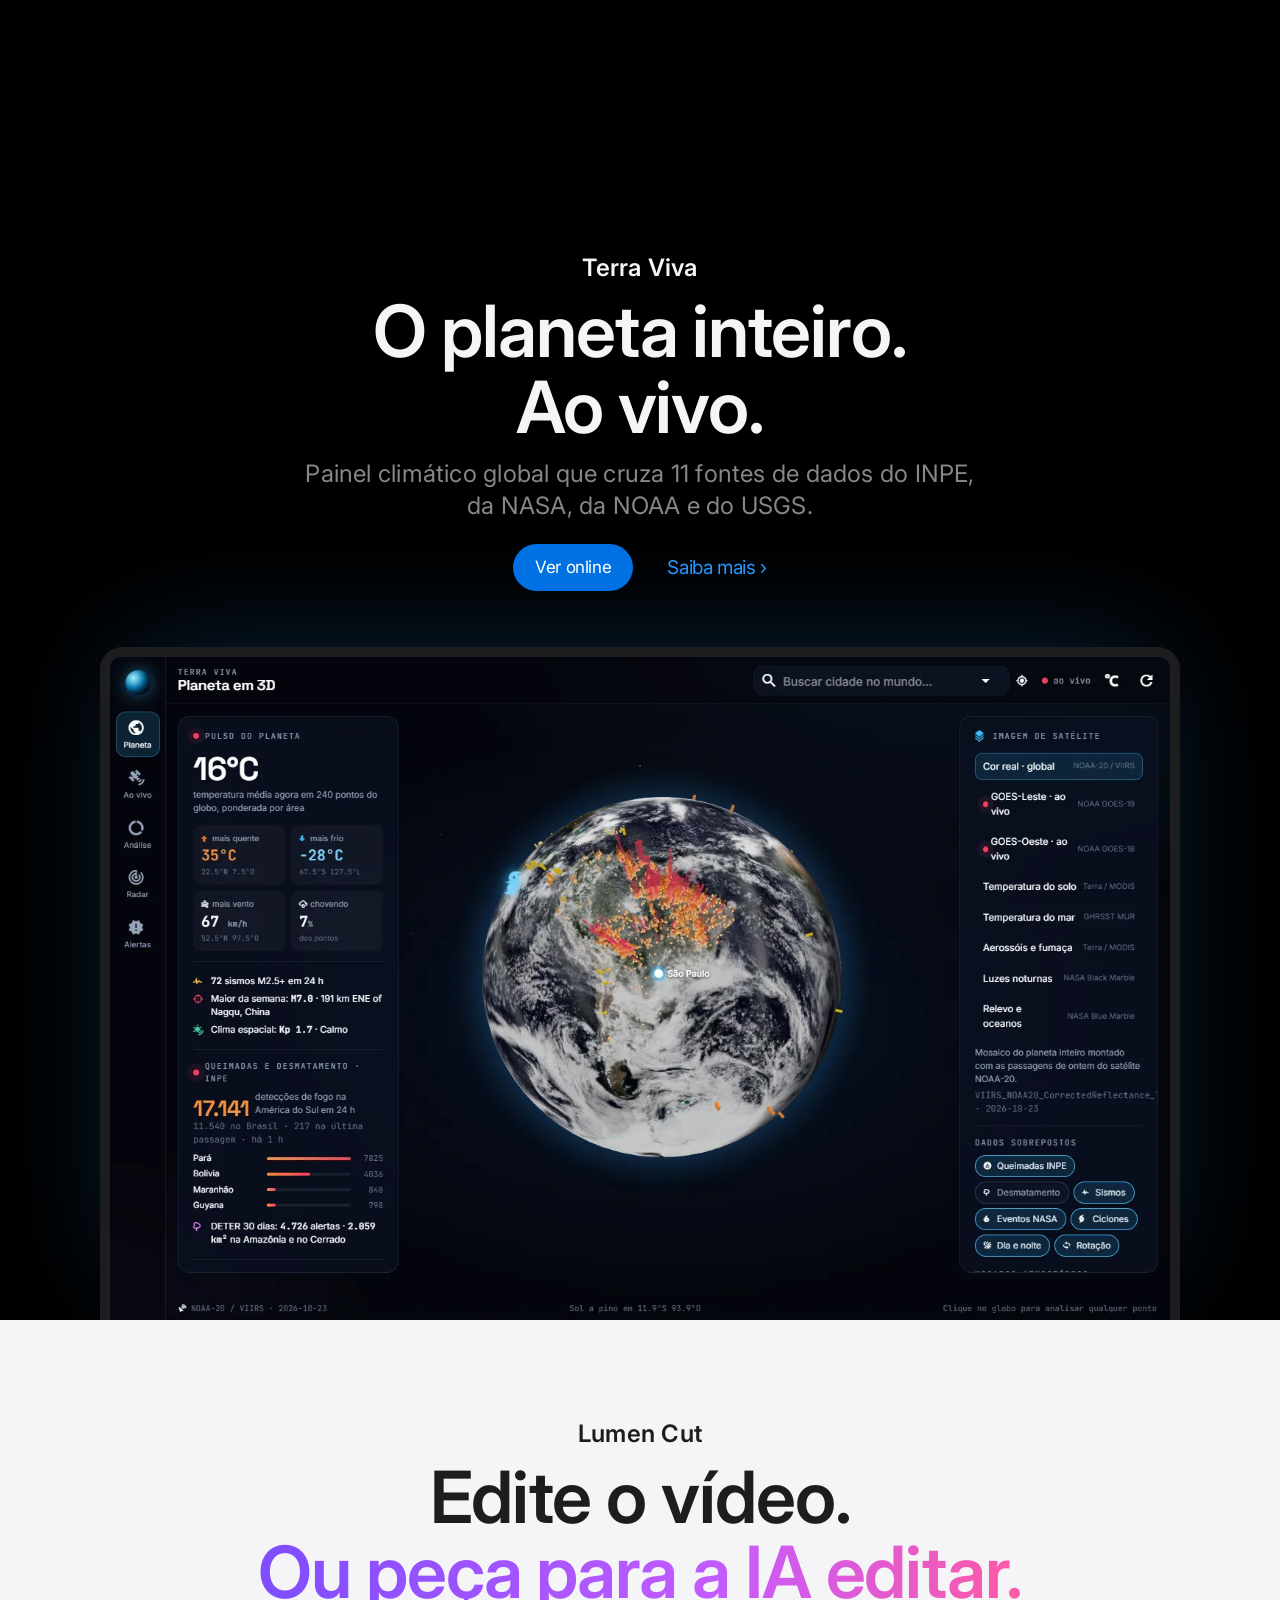
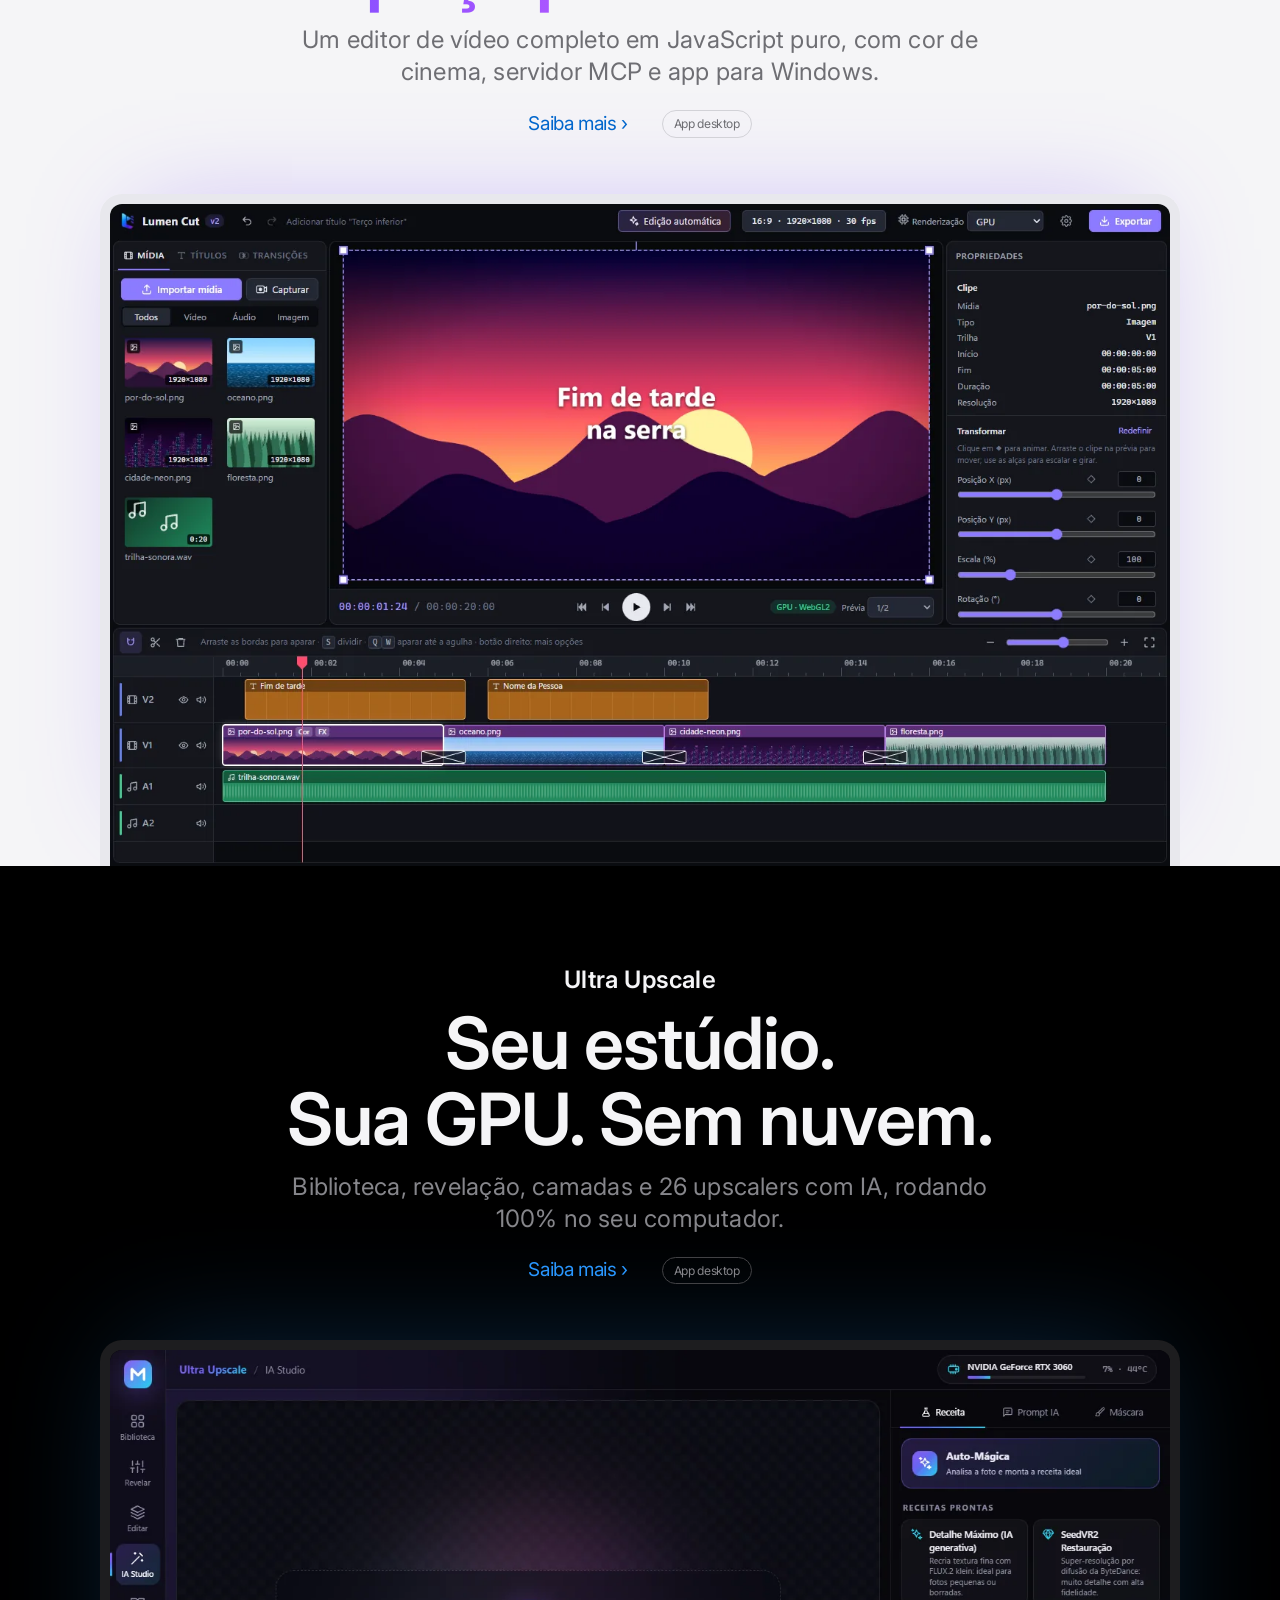
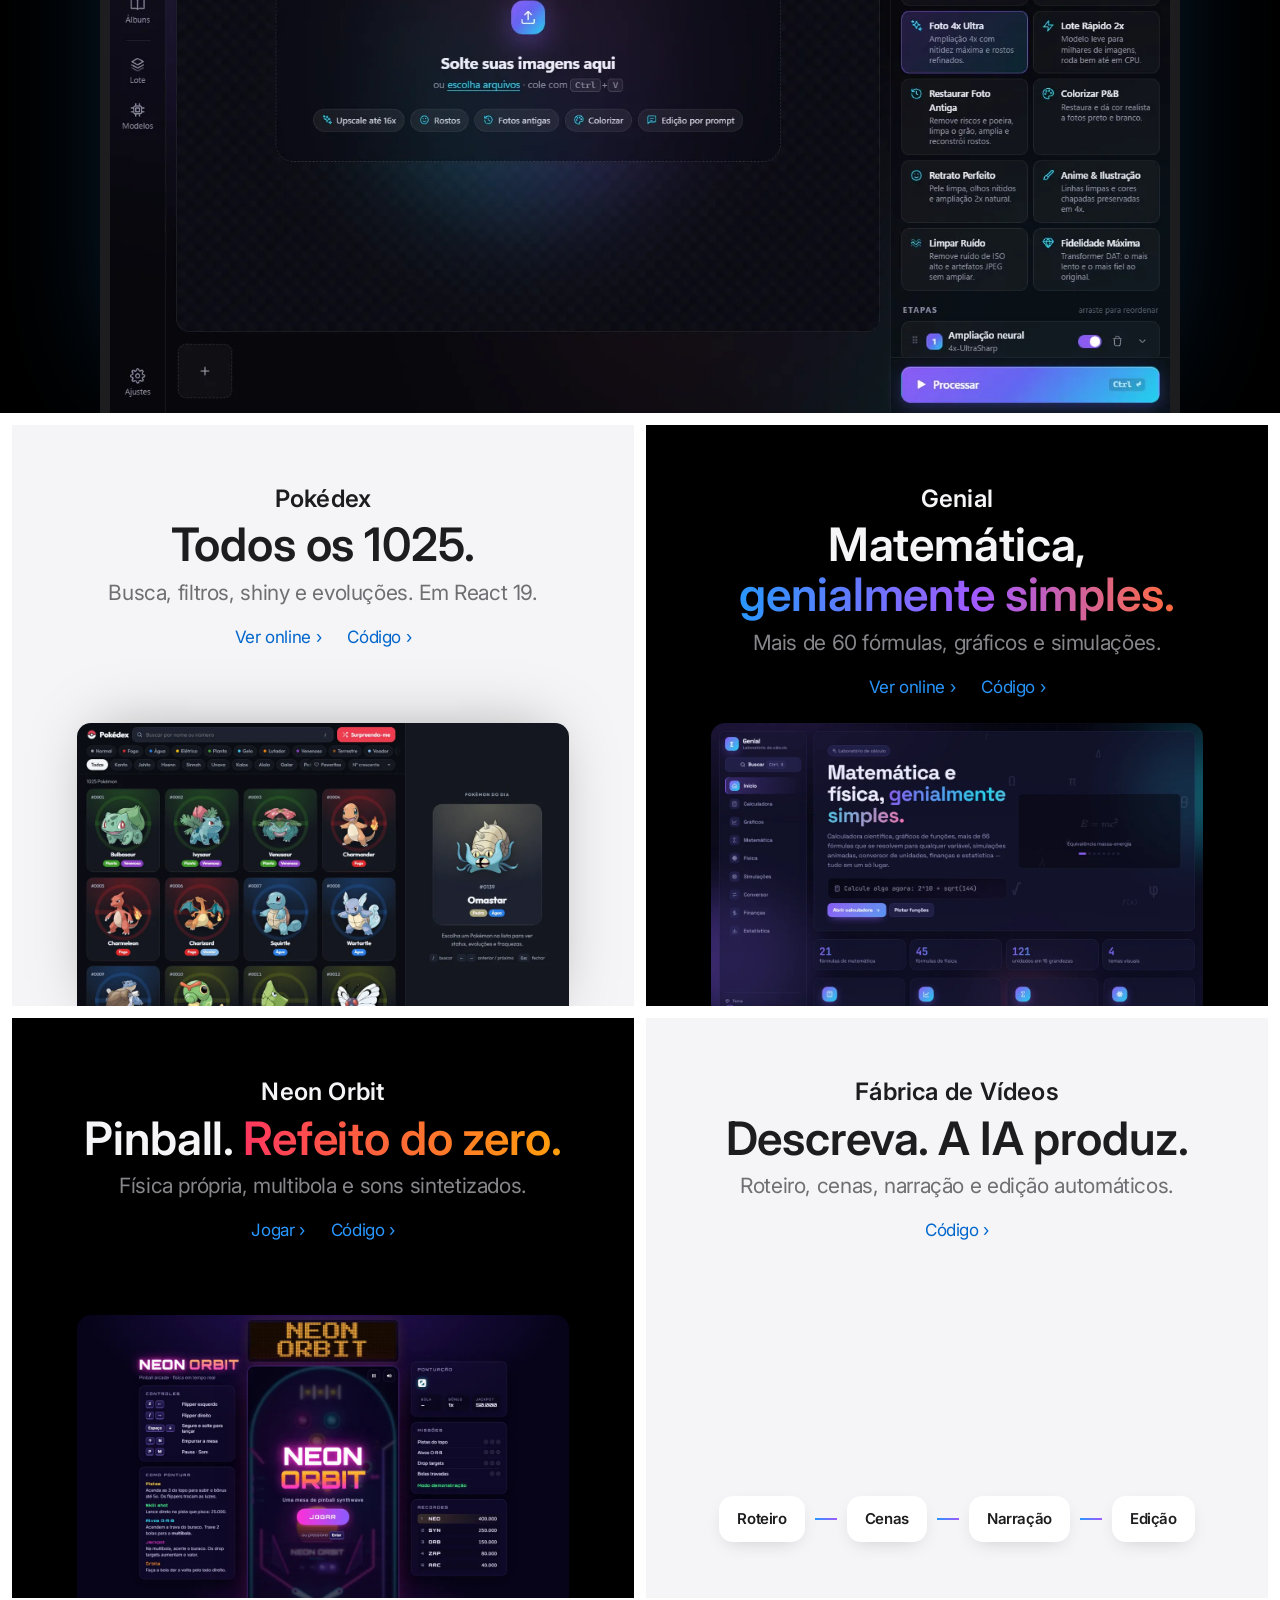
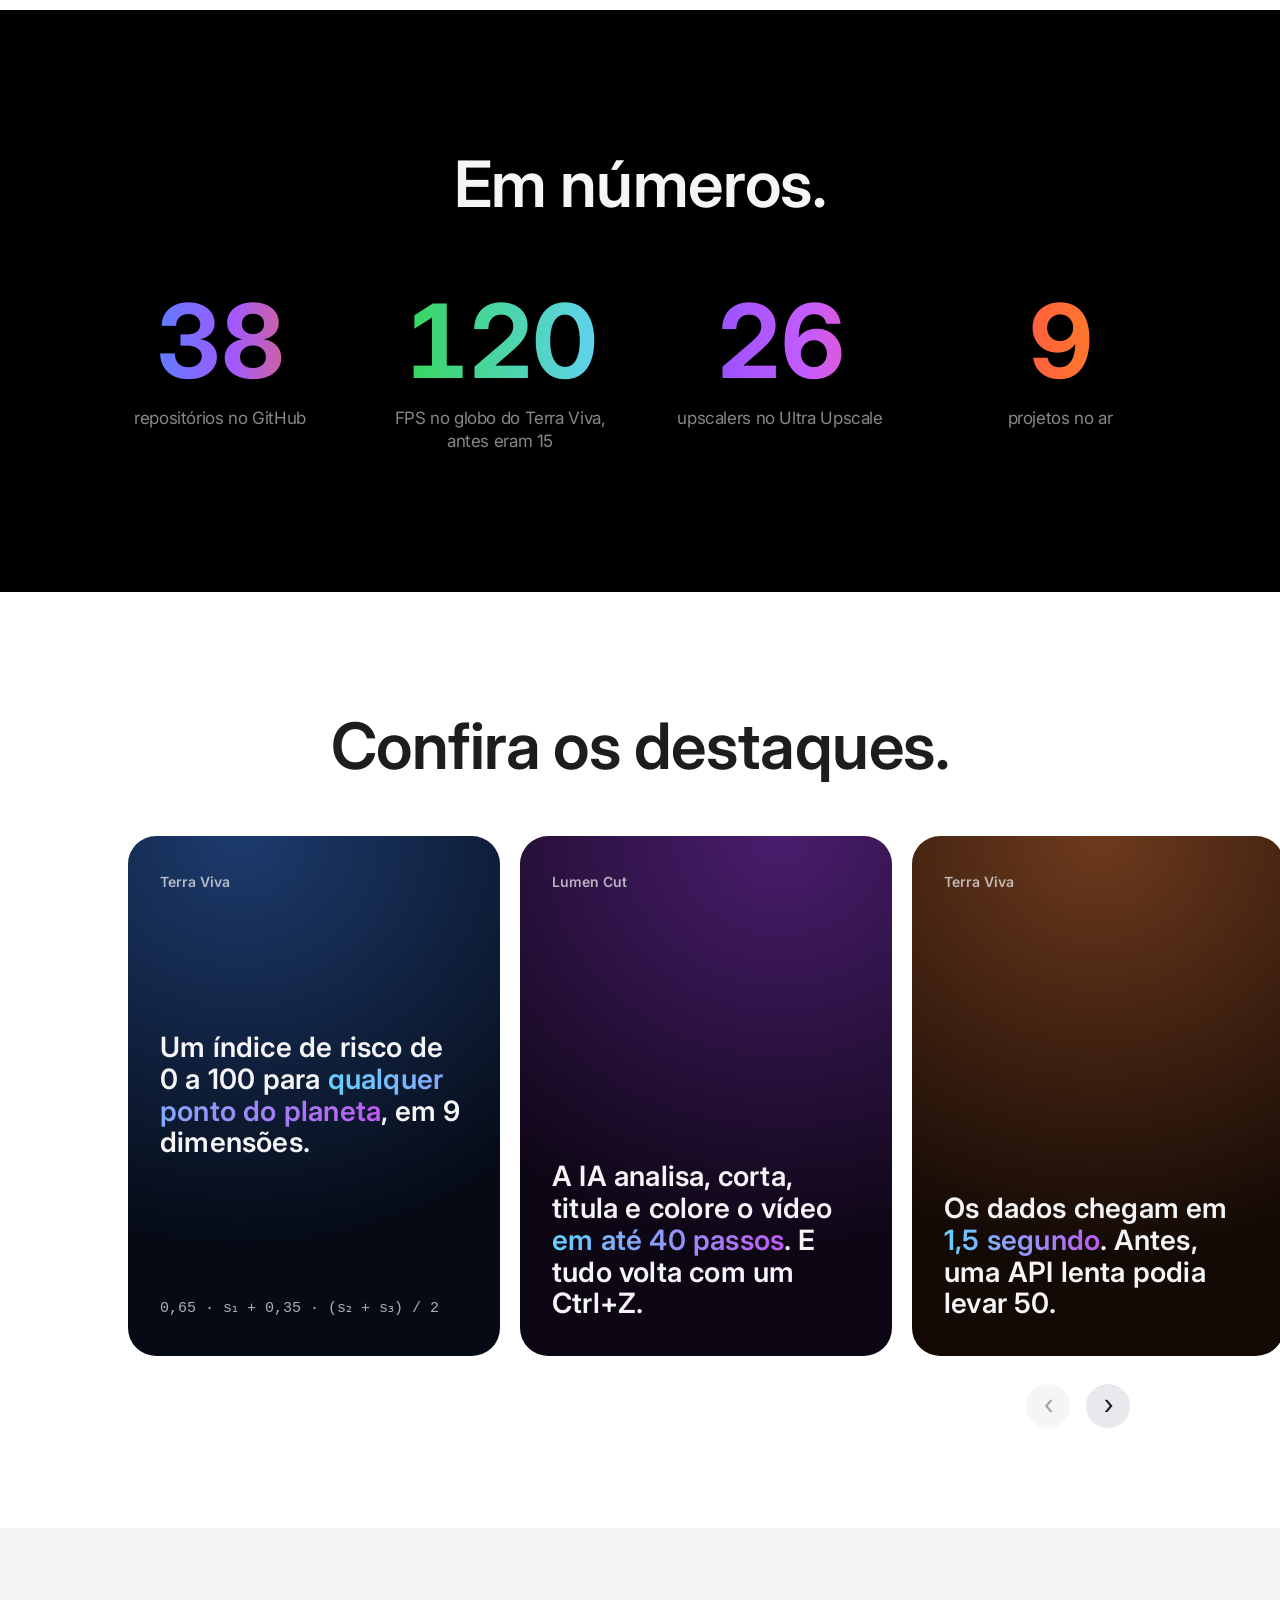
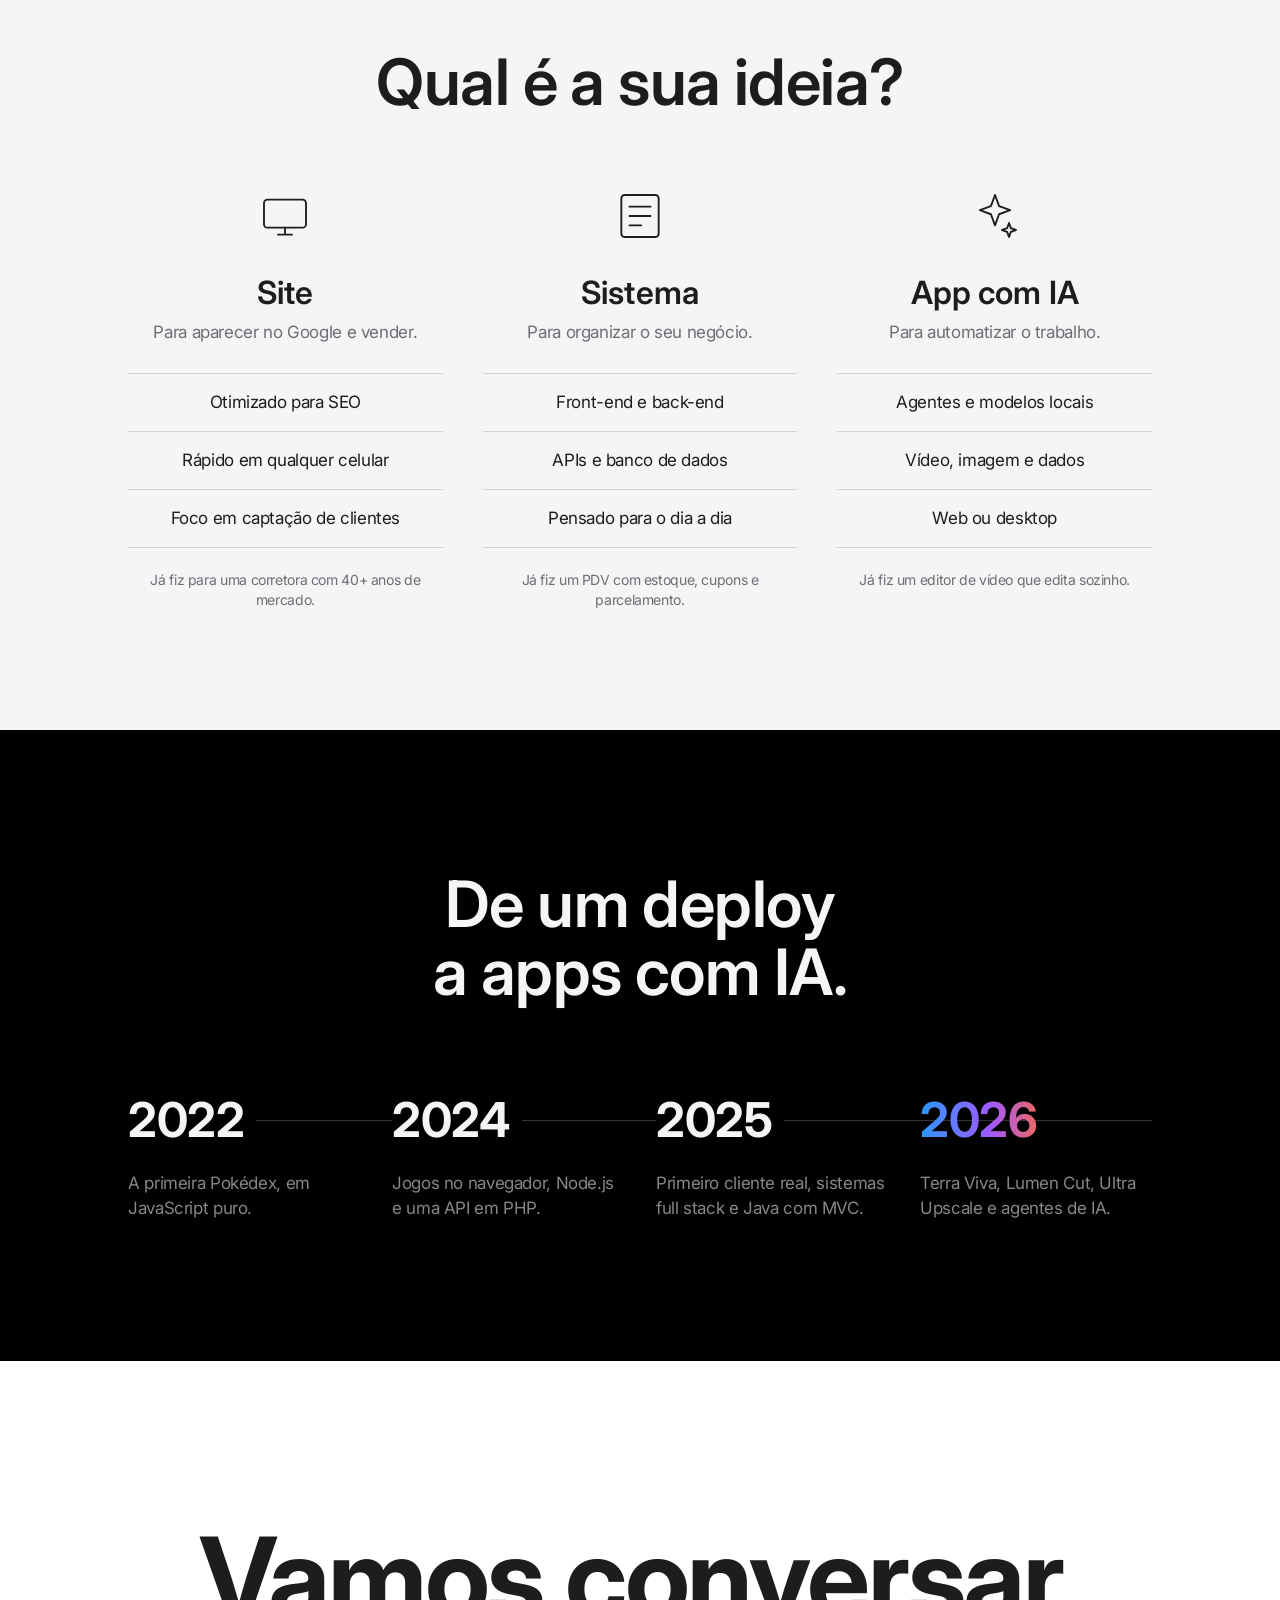
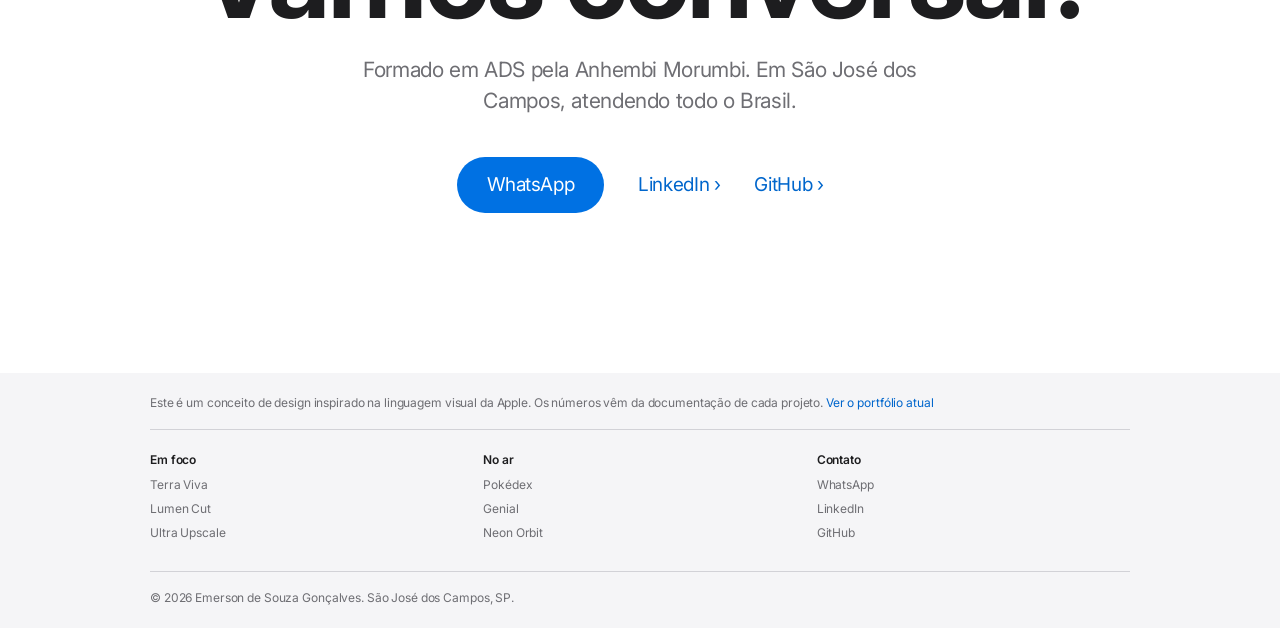
<file: conceito-apple/index.html>
<!DOCTYPE html>
<html lang="pt-BR">
<head>
    <meta charset="UTF-8">
    <meta name="viewport" content="width=device-width, initial-scale=1.0">
    <title>Emerson Gonçalves · Conceito</title>
    <meta name="description" content="Conceito de design do portfólio de Emerson Gonçalves, inspirado na linguagem visual da Apple.">
    <meta name="theme-color" content="#000000">
    <link rel="icon" href="data:image/svg+xml,<svg xmlns='http://www.w3.org/2000/svg' viewBox='0 0 64 64'><rect width='64' height='64' rx='16' fill='%23000'/><text x='50%' y='56%' dominant-baseline='middle' text-anchor='middle' font-family='Arial' font-weight='600' font-size='34' fill='%23fff'>e</text></svg>">
    <link rel="preconnect" href="https://fonts.googleapis.com">
    <link rel="preconnect" href="https://fonts.gstatic.com" crossorigin>
    <link href="https://fonts.googleapis.com/css2?family=Inter:wght@400;500;600;700&display=swap" rel="stylesheet">
    <link rel="stylesheet" href="./style.css">
</head>
<body>
    <!-- navegação global -->
    <header class="gnav" id="gnav">
        <nav class="gnav-inner" aria-label="Global">
            <a href="#topo" class="gnav-logo" aria-label="Início">e</a>
            <div class="gnav-links" id="gnavLinks">
                <a href="#em-foco">Em foco</a>
                <a href="#projetos">Projetos</a>
                <a href="#numeros">Números</a>
                <a href="#destaques">Destaques</a>
                <a href="#servicos">Serviços</a>
                <a href="#contato">Contato</a>
            </div>
            <button class="gnav-menu" id="gnavMenu" aria-label="Abrir menu" aria-expanded="false" aria-controls="gnavLinks"><span></span><span></span></button>
        </nav>
    </header>

    <!-- navegação local (fica presa ao rolar) -->
    <div class="lnav" id="lnav">
        <div class="lnav-inner">
            <a href="#topo" class="lnav-title">Emerson Gonçalves</a>
            <div class="lnav-right">
                <a href="#em-foco" class="lnav-link">Visão geral</a>
                <a href="#contato" class="btn-pill btn-sm">Falar comigo</a>
            </div>
        </div>
    </div>

    <main id="topo">
        <!-- HERO -->
        <section class="hero dark">
            <p class="eyebrow fade-in">Desenvolvedor de software</p>
            <h1 class="hero-title fade-in">Emerson Gonçalves.</h1>
            <p class="hero-sub fade-in"><span class="grad">Do pixel ao servidor.</span></p>
            <div class="cta-row fade-in">
                <a href="#em-foco" class="btn-pill">Ver projetos</a>
                <a href="https://wa.me/5512996200288/" class="link-chev" target="_blank" rel="noopener">Falar no WhatsApp</a>
            </div>
            <div class="hero-photo-wrap">
                <figure class="hero-photo" id="heroPhoto">
                    <img src="../profile.jpg?v=2" alt="Foto de Emerson de Souza Gonçalves" width="800" height="800">
                </figure>
            </div>
        </section>

        <!-- MANIFESTO: palavras acendem conforme a rolagem -->
        <section class="manifesto dark">
            <p class="manifesto-text" id="manifesto">Aplicações web. Jogos em tempo real. Automações com IA. Apps desktop que rodam na sua GPU. Tudo feito com o mesmo cuidado no acabamento, porque antes do código eu já editava vídeo, áudio e fazia design.</p>
        </section>

        <!-- EM FOCO: blocos de produto -->
        <div id="em-foco" class="anchor"></div>
        <section class="tile tile-dark reveal">
            <p class="tile-eyebrow">Terra Viva</p>
            <h2 class="tile-title">O planeta inteiro.<br>Ao vivo.</h2>
            <p class="tile-sub">Painel climático global que cruza 11 fontes de dados do INPE, da NASA, da NOAA e do USGS.</p>
            <div class="cta-row">
                <a href="https://monitoramento-climatico.vercel.app" class="btn-pill" target="_blank" rel="noopener">Ver online</a>
                <a href="#destaques" class="link-chev">Saiba mais</a>
            </div>
            <div class="device">
                <img src="../assets/shots/terra-viva.webp" alt="Terra Viva: globo 3D com focos de queimada sobre a América do Sul" loading="lazy" width="1440" height="900">
            </div>
        </section>

        <section class="tile tile-light reveal">
            <p class="tile-eyebrow">Lumen Cut</p>
            <h2 class="tile-title">Edite o vídeo.<br><span class="grad grad-violet">Ou peça para a IA editar.</span></h2>
            <p class="tile-sub">Um editor de vídeo completo em JavaScript puro, com cor de cinema, servidor MCP e app para Windows.</p>
            <div class="cta-row">
                <a href="#destaques" class="link-chev">Saiba mais</a>
                <span class="chip">App desktop</span>
            </div>
            <div class="device device-light">
                <img src="../assets/shots/lumen-cut.webp" alt="Lumen Cut com um projeto aberto e a linha do tempo" loading="lazy" width="1440" height="900">
            </div>
        </section>

        <section class="tile tile-dark reveal">
            <p class="tile-eyebrow">Ultra Upscale</p>
            <h2 class="tile-title">Seu estúdio.<br>Sua GPU. Sem nuvem.</h2>
            <p class="tile-sub">Biblioteca, revelação, camadas e 26 upscalers com IA, rodando 100% no seu computador.</p>
            <div class="cta-row">
                <a href="#destaques" class="link-chev">Saiba mais</a>
                <span class="chip chip-dark">App desktop</span>
            </div>
            <div class="device">
                <img src="../assets/shots/ultra-upscale.webp" alt="IA Studio do Ultra Upscale com as receitas prontas" loading="lazy" width="1440" height="900">
            </div>
        </section>

        <!-- GRADE DE PROJETOS -->
        <section class="grid-section" id="projetos">
            <div class="grid">
                <article class="gtile gtile-light reveal">
                    <p class="tile-eyebrow">Pokédex</p>
                    <h3 class="gtile-title">Todos os 1025.</h3>
                    <p class="gtile-sub">Busca, filtros, shiny e evoluções. Em React 19.</p>
                    <div class="cta-row"><a href="https://pocket-monsters-frontend.vercel.app" class="link-chev" target="_blank" rel="noopener">Ver online</a><a href="https://github.com/emersonsg01/pocket-monsters-frontend" class="link-chev" target="_blank" rel="noopener">Código</a></div>
                    <img src="../assets/shots/pokedex.webp" alt="Tela da Pokédex" loading="lazy" width="1200" height="750">
                </article>
                <article class="gtile gtile-dark reveal">
                    <p class="tile-eyebrow">Genial</p>
                    <h3 class="gtile-title">Matemática, <span class="grad">genialmente simples.</span></h3>
                    <p class="gtile-sub">Mais de 60 fórmulas, gráficos e simulações.</p>
                    <div class="cta-row"><a href="https://genial-five.vercel.app" class="link-chev" target="_blank" rel="noopener">Ver online</a><a href="https://github.com/emersonsg01/Genial" class="link-chev" target="_blank" rel="noopener">Código</a></div>
                    <img src="../assets/shots/genial.webp" alt="Tela inicial do Genial" loading="lazy" width="1200" height="750">
                </article>
                <article class="gtile gtile-dark reveal">
                    <p class="tile-eyebrow">Neon Orbit</p>
                    <h3 class="gtile-title">Pinball. <span class="grad grad-pink">Refeito do zero.</span></h3>
                    <p class="gtile-sub">Física própria, multibola e sons sintetizados.</p>
                    <div class="cta-row"><a href="https://pin-ball-chi.vercel.app" class="link-chev" target="_blank" rel="noopener">Jogar</a><a href="https://github.com/emersonsg01/PinBall" class="link-chev" target="_blank" rel="noopener">Código</a></div>
                    <img src="../assets/shots/pinball.webp" alt="Tela do Neon Orbit" loading="lazy" width="1200" height="750">
                </article>
                <article class="gtile gtile-light reveal">
                    <p class="tile-eyebrow">Fábrica de Vídeos</p>
                    <h3 class="gtile-title">Descreva. A IA produz.</h3>
                    <p class="gtile-sub">Roteiro, cenas, narração e edição automáticos.</p>
                    <div class="cta-row"><a href="https://github.com/emersonsg01/fabrica-de-videos" class="link-chev" target="_blank" rel="noopener">Código</a></div>
                    <div class="pipeline" aria-hidden="true">
                        <span>Roteiro</span><i></i><span>Cenas</span><i></i><span>Narração</span><i></i><span>Edição</span>
                    </div>
                </article>
            </div>
        </section>

        <!-- NÚMEROS -->
        <section class="numbers dark" id="numeros">
            <h2 class="section-title reveal">Em números.</h2>
            <div class="numbers-grid">
                <div class="num reveal"><span class="num-value grad" data-count="38" id="statRepos">38</span><span class="num-label">repositórios no GitHub</span></div>
                <div class="num reveal"><span class="num-value grad grad-green" data-count="120">120</span><span class="num-label">FPS no globo do Terra Viva,<br>antes eram 15</span></div>
                <div class="num reveal"><span class="num-value grad grad-violet" data-count="26">26</span><span class="num-label">upscalers no Ultra Upscale</span></div>
                <div class="num reveal"><span class="num-value grad grad-pink" data-count="9">9</span><span class="num-label">projetos no ar</span></div>
            </div>
        </section>

        <!-- DESTAQUES (carrossel) -->
        <section class="highlights" id="destaques">
            <div class="highlights-head">
                <h2 class="section-title reveal">Confira os destaques.</h2>
            </div>
            <div class="carousel" id="carousel">
                <article class="hcard" style="--bg: radial-gradient(120% 80% at 30% 0%, #1d3b6e, #050a14)">
                    <p class="hcard-eyebrow">Terra Viva</p>
                    <h3>Um índice de risco de 0 a 100 para <span class="hl">qualquer ponto do planeta</span>, em 9 dimensões.</h3>
                    <p class="hcard-formula">0,65 · s₁ + 0,35 · (s₂ + s₃) / 2</p>
                </article>
                <article class="hcard" style="--bg: radial-gradient(120% 80% at 70% 0%, #4a1d6e, #0d0614)">
                    <p class="hcard-eyebrow">Lumen Cut</p>
                    <h3>A IA analisa, corta, titula e colore o vídeo <span class="hl">em até 40 passos</span>. E tudo volta com um Ctrl+Z.</h3>
                </article>
                <article class="hcard" style="--bg: radial-gradient(120% 80% at 50% 0%, #6e3a1d, #140a05)">
                    <p class="hcard-eyebrow">Terra Viva</p>
                    <h3>Os dados chegam em <span class="hl">1,5 segundo</span>. Antes, uma API lenta podia levar 50.</h3>
                </article>
                <article class="hcard" style="--bg: radial-gradient(120% 80% at 30% 0%, #1d6e4a, #05140d)">
                    <p class="hcard-eyebrow">Ultra Upscale</p>
                    <h3>Ampliação sem limite. Testado com uma imagem de <span class="hl">230 megapixels</span>.</h3>
                </article>
                <article class="hcard" style="--bg: radial-gradient(120% 80% at 70% 0%, #6e1d3b, #14050a)">
                    <p class="hcard-eyebrow">Lumen Cut</p>
                    <h3>Câmera e gravador sincronizados sozinhos, com precisão <span class="hl">abaixo de 1 ms</span>.</h3>
                </article>
                <article class="hcard" style="--bg: radial-gradient(120% 80% at 50% 0%, #2a2a6e, #06061a)">
                    <p class="hcard-eyebrow">Ultra Upscale</p>
                    <h3>Roda em <span class="hl">qualquer GPU</span>: NVIDIA, AMD, Intel. Ou só na CPU.</h3>
                </article>
            </div>
            <div class="carousel-ctrl">
                <button class="round-btn" id="prevBtn" aria-label="Destaque anterior">‹</button>
                <button class="round-btn" id="nextBtn" aria-label="Próximo destaque">›</button>
            </div>
        </section>

        <!-- SERVIÇOS (comparativo) -->
        <section class="compare" id="servicos">
            <h2 class="section-title reveal">Qual é a sua ideia?</h2>
            <div class="compare-grid">
                <div class="col reveal">
                    <div class="col-icon" aria-hidden="true">
                        <svg viewBox="0 0 48 48"><rect x="6" y="10" width="36" height="24" rx="3"/><path d="M18 40h12M24 34v6"/></svg>
                    </div>
                    <h3>Site</h3>
                    <p class="col-sub">Para aparecer no Google e vender.</p>
                    <ul>
                        <li>Otimizado para SEO</li>
                        <li>Rápido em qualquer celular</li>
                        <li>Foco em captação de clientes</li>
                    </ul>
                    <p class="col-case">Já fiz para uma corretora com 40+ anos de mercado.</p>
                </div>
                <div class="col reveal">
                    <div class="col-icon" aria-hidden="true">
                        <svg viewBox="0 0 48 48"><rect x="8" y="6" width="32" height="36" rx="3"/><path d="M15 16h18M15 24h18M15 32h10"/></svg>
                    </div>
                    <h3>Sistema</h3>
                    <p class="col-sub">Para organizar o seu negócio.</p>
                    <ul>
                        <li>Front-end e back-end</li>
                        <li>APIs e banco de dados</li>
                        <li>Pensado para o dia a dia</li>
                    </ul>
                    <p class="col-case">Já fiz um PDV com estoque, cupons e parcelamento.</p>
                </div>
                <div class="col reveal">
                    <div class="col-icon" aria-hidden="true">
                        <svg viewBox="0 0 48 48"><path d="M24 6l3.5 9.5L37 19l-9.5 3.5L24 32l-3.5-9.5L11 19l9.5-3.5z"/><path d="M36 30l1.6 4.4L42 36l-4.4 1.6L36 42l-1.6-4.4L30 36l4.4-1.6z"/></svg>
                    </div>
                    <h3>App com IA</h3>
                    <p class="col-sub">Para automatizar o trabalho.</p>
                    <ul>
                        <li>Agentes e modelos locais</li>
                        <li>Vídeo, imagem e dados</li>
                        <li>Web ou desktop</li>
                    </ul>
                    <p class="col-case">Já fiz um editor de vídeo que edita sozinho.</p>
                </div>
            </div>
        </section>

        <!-- TRAJETÓRIA -->
        <section class="journey dark" id="trajetoria">
            <h2 class="section-title reveal">De um deploy<br>a apps com IA.</h2>
            <ol class="years">
                <li class="reveal"><span class="year">2022</span><p>A primeira Pokédex, em JavaScript puro.</p></li>
                <li class="reveal"><span class="year">2024</span><p>Jogos no navegador, Node.js e uma API em PHP.</p></li>
                <li class="reveal"><span class="year">2025</span><p>Primeiro cliente real, sistemas full stack e Java com MVC.</p></li>
                <li class="reveal"><span class="year grad">2026</span><p>Terra Viva, Lumen Cut, Ultra Upscale e agentes de IA.</p></li>
            </ol>
        </section>

        <!-- CONTATO -->
        <section class="contact" id="contato">
            <h2 class="contact-title reveal">Vamos conversar.</h2>
            <p class="contact-sub reveal">Formado em ADS pela Anhembi Morumbi. Em São José dos Campos, atendendo todo o Brasil.</p>
            <div class="cta-row center reveal">
                <a href="https://wa.me/5512996200288/" class="btn-pill btn-lg" target="_blank" rel="noopener">WhatsApp</a>
                <a href="https://www.linkedin.com/in/emerson-gon%C3%A7alves-a9ba6582/" class="link-chev" target="_blank" rel="noopener">LinkedIn</a>
                <a href="https://github.com/emersonsg01" class="link-chev" target="_blank" rel="noopener">GitHub</a>
            </div>
        </section>
    </main>

    <footer class="footer">
        <div class="footer-inner">
            <p class="footer-note">Este é um conceito de design inspirado na linguagem visual da Apple. Os números vêm da documentação de cada projeto. <a href="../">Ver o portfólio atual</a></p>
            <div class="footer-cols">
                <div><h4>Em foco</h4><a href="https://monitoramento-climatico.vercel.app" target="_blank" rel="noopener">Terra Viva</a><a href="#destaques">Lumen Cut</a><a href="#destaques">Ultra Upscale</a></div>
                <div><h4>No ar</h4><a href="https://pocket-monsters-frontend.vercel.app" target="_blank" rel="noopener">Pokédex</a><a href="https://genial-five.vercel.app" target="_blank" rel="noopener">Genial</a><a href="https://pin-ball-chi.vercel.app" target="_blank" rel="noopener">Neon Orbit</a></div>
                <div><h4>Contato</h4><a href="https://wa.me/5512996200288/" target="_blank" rel="noopener">WhatsApp</a><a href="https://www.linkedin.com/in/emerson-gon%C3%A7alves-a9ba6582/" target="_blank" rel="noopener">LinkedIn</a><a href="https://github.com/emersonsg01" target="_blank" rel="noopener">GitHub</a></div>
            </div>
            <p class="footer-legal">© <span id="year">2026</span> Emerson de Souza Gonçalves. São José dos Campos, SP.</p>
        </div>
    </footer>

    <script src="./script.js"></script>
</body>
</html>
</file>
<file: style.css>
/* =========================================================
   Tokens
   ========================================================= */
:root {
    --bg: #0b0b0c;
    --surface: #141416;
    --surface-2: #1c1c1f;
    --line: rgba(255, 255, 255, 0.08);
    --line-2: rgba(255, 255, 255, 0.16);
    --text: #f3f1ec;
    --muted: #8f8c86;
    --accent: #ff6a2b;
    --accent-ink: #0b0b0c;
    --accent-soft: rgba(255, 106, 43, 0.14);
    --dot: 255, 255, 255;
    --shadow: 0 30px 80px -30px rgba(0, 0, 0, 0.8);

    --sans: 'Geist', system-ui, -apple-system, 'Segoe UI', sans-serif;
    --mono: 'Geist Mono', ui-monospace, 'SFMono-Regular', Consolas, monospace;
    --serif: 'Instrument Serif', Georgia, serif;

    --radius: 22px;
    --wrap: 1240px;
    --ease: cubic-bezier(0.2, 0.8, 0.2, 1);
    color-scheme: dark;
}

:root[data-theme="light"] {
    --bg: #f2f0e9;
    --surface: #fbfaf6;
    --surface-2: #e9e6dd;
    --line: rgba(20, 20, 20, 0.09);
    --line-2: rgba(20, 20, 20, 0.18);
    --text: #141414;
    --muted: #6b6861;
    --accent: #e4521a;
    --accent-ink: #fff;
    --accent-soft: rgba(228, 82, 26, 0.12);
    --dot: 20, 20, 20;
    --shadow: 0 30px 70px -35px rgba(40, 30, 10, 0.35);
    color-scheme: light;
}

/* =========================================================
   Base
   ========================================================= */
*, *::before, *::after { box-sizing: border-box; margin: 0; padding: 0; }

html { scroll-behavior: smooth; scroll-padding-top: 90px; }

body {
    background: var(--bg);
    color: var(--text);
    font-family: var(--sans);
    font-size: 16px;
    line-height: 1.6;
    -webkit-font-smoothing: antialiased;
    overflow-x: hidden;
    transition: background-color 0.4s var(--ease), color 0.4s var(--ease);
}

a { color: inherit; text-decoration: none; }
img { display: block; max-width: 100%; }
button { font: inherit; color: inherit; background: none; border: 0; cursor: pointer; }
ul, ol { list-style: none; }
em { font-family: var(--serif); font-style: italic; font-weight: 400; }
strong { font-weight: 600; }
kbd { font-family: var(--mono); font-size: 0.8em; padding: 1px 6px; border: 1px solid var(--line-2); border-radius: 6px; }

::selection { background: var(--accent); color: var(--accent-ink); }

:focus-visible { outline: 2px solid var(--accent); outline-offset: 3px; border-radius: 6px; }

.mono { font-family: var(--mono); font-size: 0.78rem; letter-spacing: 0.02em; text-transform: uppercase; }
.muted { color: var(--muted); }
.accent { color: var(--accent); }
.wrap { width: min(var(--wrap), 100% - 32px); margin-inline: auto; }

/* fundo: campo de pontos interativo + granulado */
.field { position: fixed; inset: 0; width: 100%; height: 100%; z-index: -2; pointer-events: none; }
.grain {
    position: fixed; inset: -50%; z-index: -1; pointer-events: none; opacity: 0.05;
    background-image: url("data:image/svg+xml,<svg xmlns='http://www.w3.org/2000/svg' width='160' height='160'><filter id='n'><feTurbulence type='fractalNoise' baseFrequency='0.9' numOctaves='3' stitchTiles='stitch'/></filter><rect width='100%' height='100%' filter='url(%23n)'/></svg>");
}

/* =========================================================
   Botões
   ========================================================= */
.btn {
    display: inline-flex; align-items: center; gap: 10px;
    padding: 14px 22px; border-radius: 999px;
    font-weight: 500; font-size: 0.95rem;
    border: 1px solid var(--line-2);
    transition: transform 0.3s var(--ease), background-color 0.3s, color 0.3s, border-color 0.3s;
}
.btn:hover { transform: translateY(-2px); }
.btn-primary { background: var(--text); color: var(--bg); border-color: var(--text); }
.btn-primary:hover { background: var(--accent); border-color: var(--accent); color: var(--accent-ink); }
.btn-ghost:hover { border-color: var(--text); }

.link-arrow {
    display: inline-flex; gap: 8px; align-items: center;
    font-weight: 500; border-bottom: 1px solid var(--line-2); padding-bottom: 4px;
    transition: color 0.3s, border-color 0.3s;
}
.link-arrow:hover { color: var(--accent); border-color: var(--accent); }

/* =========================================================
   Navegação
   ========================================================= */
.nav {
    position: fixed; top: 16px; left: 50%; transform: translateX(-50%);
    z-index: 50; width: min(var(--wrap), 100% - 32px);
    display: flex; align-items: center; justify-content: space-between; gap: 16px;
    padding: 8px 8px 8px 18px;
    border: 1px solid transparent; border-radius: 999px;
    transition: background-color 0.4s, border-color 0.4s, backdrop-filter 0.4s;
}
.nav.scrolled {
    background: color-mix(in srgb, var(--bg) 72%, transparent);
    border-color: var(--line);
    backdrop-filter: blur(16px) saturate(1.4);
    -webkit-backdrop-filter: blur(16px) saturate(1.4);
}

.logo { display: flex; align-items: flex-end; gap: 3px; }
.logo-e { font-family: var(--serif); font-style: italic; font-size: 2.1rem; line-height: 1; }
.logo-dot { width: 8px; height: 8px; border-radius: 50%; background: var(--accent); margin-bottom: 7px; }

.nav-links { display: flex; gap: 4px; }
.nav-links a {
    position: relative; padding: 8px 14px; border-radius: 999px;
    font-size: 0.9rem; color: var(--muted);
    transition: color 0.25s, background-color 0.25s;
}
.nav-links a:hover, .nav-links a.current { color: var(--text); }
.nav-links a.current { background: var(--surface-2); }

.nav-actions { display: flex; gap: 6px; align-items: center; }
.icon-btn, .kbd-btn {
    height: 40px; min-width: 40px; border-radius: 999px;
    display: grid; place-items: center;
    border: 1px solid var(--line-2);
    transition: border-color 0.25s, background-color 0.25s;
}
.icon-btn:hover, .kbd-btn:hover { border-color: var(--text); }
.kbd-btn { display: flex; gap: 2px; padding: 0 14px; font-family: var(--mono); font-size: 0.8rem; }
.kbd-icon { font-size: 0.95rem; }
.icon-btn svg { width: 18px; height: 18px; fill: none; stroke: currentColor; stroke-width: 1.7; stroke-linecap: round; }
.i-moon { display: none; }
[data-theme="light"] .i-sun { display: none; }
[data-theme="light"] .i-moon { display: block; }

.nav-toggle { display: none; align-content: center; }
.nav-toggle span { display: block; width: 16px; height: 1.5px; background: currentColor; transition: transform 0.3s var(--ease); }
.nav-toggle span + span { margin-top: 5px; }
.nav.menu-open .nav-toggle span:first-child { transform: translateY(3.25px) rotate(45deg); }
.nav.menu-open .nav-toggle span:last-child { transform: translateY(-3.25px) rotate(-45deg); }

/* =========================================================
   Hero
   ========================================================= */
.hero { min-height: 100svh; padding-top: 120px; display: flex; flex-direction: column; justify-content: space-between; }

.hero-meta { display: flex; justify-content: space-between; gap: 16px; color: var(--muted); margin-bottom: 28px; }
.hero-meta > span { display: inline-flex; align-items: center; gap: 10px; }
.pulse { width: 8px; height: 8px; border-radius: 50%; background: #3ddc84; position: relative; }
.pulse::after { content: ''; position: absolute; inset: -5px; border-radius: 50%; border: 1px solid #3ddc84; animation: ping 2s var(--ease) infinite; }
@keyframes ping { from { transform: scale(0.5); opacity: 1; } to { transform: scale(1.8); opacity: 0; } }

.hero-title {
    font-size: clamp(3.4rem, 12.4vw, 11.5rem);
    font-weight: 600; line-height: 0.86; letter-spacing: -0.055em;
    margin-left: -0.05em;
}
.hero-title .line { display: block; overflow: hidden; padding-bottom: 0.06em; }
.hero-title .line:nth-child(2) { padding-bottom: 0.16em; margin-top: -0.1em; }
.hero-title .word { display: inline-block; transform: translateY(105%); animation: rise 1.1s var(--ease) forwards; }
.hero-title .line:nth-child(2) .word { animation-delay: 0.12s; }
.hero-title .serif { font-family: var(--serif); font-style: italic; font-weight: 400; letter-spacing: -0.03em; padding-left: 0.12em; }
@keyframes rise { to { transform: translateY(0); } }

.hero-grid {
    display: grid; grid-template-columns: 1fr 1.05fr; gap: 56px; align-items: end;
    margin-top: 48px;
}
.lead { font-size: clamp(1.25rem, 2.2vw, 1.65rem); line-height: 1.35; letter-spacing: -0.015em; max-width: 30ch; }
.lead em { color: var(--accent); }
.hero-cta { display: flex; flex-wrap: wrap; gap: 12px; margin-top: 30px; }

.stats { display: flex; gap: 40px; margin-top: 44px; padding-top: 24px; border-top: 1px solid var(--line); }
.stats dt { color: var(--muted); font-size: 0.7rem; }
.stats dd { font-size: 2.2rem; font-weight: 500; letter-spacing: -0.04em; line-height: 1.2; font-variant-numeric: tabular-nums; }

/* terminal interativo */
.terminal {
    background: color-mix(in srgb, var(--surface) 88%, transparent);
    border: 1px solid var(--line-2); border-radius: 18px;
    box-shadow: var(--shadow);
    backdrop-filter: blur(10px);
    overflow: hidden;
    opacity: 0; transform: translateY(24px);
    animation: fadeUp 1s 0.45s var(--ease) forwards;
}
@keyframes fadeUp { to { opacity: 1; transform: none; } }
.term-bar { display: flex; align-items: center; gap: 7px; padding: 12px 16px; border-bottom: 1px solid var(--line); }
.term-bar i { width: 11px; height: 11px; border-radius: 50%; background: var(--line-2); }
.term-bar i:first-child { background: #ff5f57; } .term-bar i:nth-child(2) { background: #febc2e; } .term-bar i:nth-child(3) { background: #28c840; }
.term-bar span { margin-left: auto; margin-right: auto; color: var(--muted); font-size: 0.72rem; text-transform: none; padding-right: 40px; }

.term-body {
    height: 270px; overflow-y: auto; padding: 16px 18px 4px;
    font-size: 0.82rem; line-height: 1.7; text-transform: none; letter-spacing: 0;
    scrollbar-width: thin;
}
.term-body p { white-space: pre-wrap; word-break: break-word; }
.term-body .cmd::before { content: '➜ ~ '; color: var(--accent); }
.term-body .out { color: var(--muted); }
.term-body .hl { color: var(--text); }
.term-body .ok { color: #3ddc84; }
.term-body a { color: var(--accent); text-decoration: underline; text-underline-offset: 3px; }
.term-input { display: flex; align-items: center; gap: 8px; padding: 8px 18px 16px; font-size: 0.82rem; text-transform: none; letter-spacing: 0; }
.term-input label { white-space: nowrap; }
.term-input .prompt { color: var(--accent); }
.term-input .path { color: var(--muted); }
.term-input input { flex: 1; min-width: 0; background: none; border: 0; outline: 0; color: var(--text); font: inherit; caret-color: var(--accent); }
.term-input input::placeholder { color: var(--muted); opacity: 0.6; }

/* faixa de tecnologias */
.marquee {
    margin-top: 72px; padding: 22px 0;
    border-block: 1px solid var(--line);
    overflow: hidden;
    mask-image: linear-gradient(90deg, transparent, #000 10%, #000 90%, transparent);
}
.marquee-track { display: flex; width: max-content; animation: marquee 40s linear infinite; }
.marquee span { font-size: clamp(1.4rem, 2.6vw, 2.1rem); letter-spacing: -0.03em; padding: 0 28px; color: var(--muted); white-space: nowrap; display: flex; align-items: center; gap: 56px; }
.marquee span::after { content: '✦'; font-size: 0.6em; color: var(--accent); margin-left: 56px; margin-right: -28px; }
.marquee span:nth-child(odd) { font-family: var(--serif); font-style: italic; color: var(--text); }
@keyframes marquee { to { transform: translateX(-50%); } }

/* =========================================================
   Seções
   ========================================================= */
.section { padding: clamp(96px, 13vw, 160px) 0 0; }
.section-head { display: grid; grid-template-columns: 80px 1fr; column-gap: 24px; margin-bottom: 56px; }
.section-head .index { color: var(--accent); padding-top: 1.1em; }
.section-head h2 { font-size: clamp(2.6rem, 6.4vw, 5.4rem); font-weight: 500; line-height: 0.98; letter-spacing: -0.045em; }
.section-head h2 em { color: var(--accent); }
.section-sub { grid-column: 2; color: var(--muted); max-width: 54ch; margin-top: 18px; font-size: 1.05rem; }

/* sobre: bento */
.bento {
    display: grid; gap: 14px;
    grid-template-columns: repeat(12, 1fr);
    grid-auto-rows: minmax(150px, auto);
}
.tile {
    position: relative; overflow: hidden;
    background: var(--surface); border: 1px solid var(--line);
    border-radius: var(--radius); padding: 28px;
    transition: border-color 0.3s, transform 0.5s var(--ease);
}
.tile:hover { border-color: var(--line-2); }
.tile h3 { font-size: 1.45rem; font-weight: 500; letter-spacing: -0.03em; line-height: 1.2; margin-top: 10px; }
.tile-label { color: var(--muted); font-size: 0.7rem; }

.tile-bio { grid-column: span 8; grid-row: span 2; display: flex; flex-direction: column; justify-content: space-between; gap: 28px; }
.tile-bio .big { font-size: clamp(1.25rem, 2.1vw, 1.7rem); line-height: 1.38; letter-spacing: -0.02em; }
.tile-bio .big strong { font-weight: 500; color: var(--accent); }
.tile-bio p:last-child { color: var(--muted); max-width: 60ch; }

.tile-photo { grid-column: span 4; grid-row: span 2; padding: 0; min-height: 340px; }
.tile-photo img { width: 100%; height: 100%; object-fit: cover; filter: grayscale(1) contrast(1.05); transition: filter 0.6s, transform 0.8s var(--ease); }
.tile-photo:hover img { filter: grayscale(0); transform: scale(1.04); }
.tile-photo figcaption {
    position: absolute; left: 14px; bottom: 14px; right: 14px;
    padding: 10px 14px; border-radius: 12px; font-size: 0.68rem;
    background: color-mix(in srgb, var(--bg) 70%, transparent); backdrop-filter: blur(10px);
}

.tile-place { grid-column: span 4; }
.radar { position: absolute; right: -40px; bottom: -40px; width: 140px; height: 140px; }
.radar span { position: absolute; inset: 0; border-radius: 50%; border: 1px solid var(--accent); opacity: 0; animation: radar 3.6s var(--ease) infinite; }
.radar span:nth-child(2) { animation-delay: 1.2s; } .radar span:nth-child(3) { animation-delay: 2.4s; }
.radar::after { content: ''; position: absolute; left: 50%; top: 50%; width: 10px; height: 10px; margin: -5px; border-radius: 50%; background: var(--accent); }
@keyframes radar { from { transform: scale(0.1); opacity: 0.9; } to { transform: scale(1); opacity: 0; } }

.tile-edu { grid-column: span 4; }
.tile-langs { grid-column: span 4; grid-row: span 2; display: flex; flex-direction: column; }
.lang-bar { display: flex; height: 12px; border-radius: 999px; overflow: hidden; margin: 22px 0 22px; gap: 3px; }
.lang-bar span { height: 100%; border-radius: 3px; transform-origin: left; transform: scaleX(0); transition: transform 1.2s var(--ease); }
.tile-langs.visible .lang-bar span { transform: scaleX(1); }
.lang-legend { display: grid; gap: 10px; text-transform: none; font-size: 0.82rem; }
.lang-legend li { display: flex; align-items: center; gap: 10px; }
.lang-legend i { width: 9px; height: 9px; border-radius: 50%; flex: none; }
.lang-legend b { margin-left: auto; font-weight: 400; color: var(--muted); }

.tile-extra { grid-column: span 8; display: flex; flex-direction: column; justify-content: space-between; gap: 18px; }
.pills { display: flex; flex-wrap: wrap; gap: 10px; }
.pills li { font-family: var(--serif); font-style: italic; font-size: clamp(1.5rem, 2.6vw, 2.2rem); padding: 4px 22px; border: 1px solid var(--line-2); border-radius: 999px; transition: background-color 0.3s, color 0.3s; }
.pills li:hover { background: var(--accent); color: var(--accent-ink); border-color: var(--accent); }

/* =========================================================
   Projetos em destaque (cases)
   ========================================================= */
.cases { display: grid; gap: 22px; }
.case {
    display: grid; grid-template-columns: 5fr 7fr; gap: 0;
    background: var(--surface); border: 1px solid var(--line); border-radius: 28px;
    overflow: hidden; min-height: 460px;
    transition: border-color 0.4s;
}
.case:hover { border-color: var(--line-2); }
.case:nth-child(even) { grid-template-columns: 7fr 5fr; }
.case:nth-child(even) .case-info { order: 2; }

.case-info { padding: 40px; display: flex; flex-direction: column; gap: 18px; }
.case-top { display: flex; justify-content: space-between; align-items: center; color: var(--muted); }
.badge { display: inline-flex; align-items: center; gap: 8px; padding: 5px 11px; border-radius: 999px; border: 1px solid var(--line-2); font-size: 0.66rem; }
.badge.live { color: #3ddc84; border-color: rgba(61, 220, 132, 0.35); }
.badge.live::before { content: ''; width: 6px; height: 6px; border-radius: 50%; background: currentColor; }
.case h3 { font-size: clamp(2rem, 3.6vw, 3.1rem); font-weight: 500; letter-spacing: -0.045em; line-height: 1; margin-top: auto; }
.case h3 em { color: var(--accent); }
.case p { color: var(--muted); max-width: 46ch; }
.tags { display: flex; flex-wrap: wrap; gap: 6px; }
.tags li { font-family: var(--mono); font-size: 0.72rem; padding: 4px 10px; border-radius: 8px; background: var(--surface-2); }
.case-links { display: flex; gap: 10px; flex-wrap: wrap; margin-top: 6px; }
.case-links .btn { padding: 11px 18px; font-size: 0.88rem; }

.case-visual {
    position: relative; overflow: hidden;
    background: radial-gradient(120% 90% at 70% 10%, var(--c1, rgba(255, 106, 43, 0.3)), transparent 60%), #141416;
    display: grid; place-items: center; padding: 40px;
    min-height: 320px;
}

/* moldura de navegador com screenshot */
.browser {
    width: 100%; max-width: 560px; border-radius: 14px; overflow: hidden;
    background: #0d0d0f; border: 1px solid rgba(255, 255, 255, 0.1);
    box-shadow: 0 40px 80px -30px rgba(0, 0, 0, 0.7);
    transform: perspective(1400px) rotateX(6deg) rotateY(-8deg) translateY(12px);
    transition: transform 0.8s var(--ease);
}
.case:nth-child(even) .browser { transform: perspective(1400px) rotateX(6deg) rotateY(8deg) translateY(12px); }
.case:hover .browser { transform: perspective(1400px) rotateX(0) rotateY(0) translateY(0); }
.browser-bar { display: flex; align-items: center; gap: 6px; padding: 10px 12px; background: #17171a; }
.browser-bar i { width: 9px; height: 9px; border-radius: 50%; background: #3a3a3f; }
.browser-bar span { margin-left: 12px; flex: 1; font-family: var(--mono); font-size: 0.66rem; color: #8b8b92; background: #0d0d0f; border-radius: 6px; padding: 4px 10px; white-space: nowrap; overflow: hidden; text-overflow: ellipsis; }
.browser img { width: 100%; height: auto; aspect-ratio: 16 / 10; object-fit: cover; object-position: top; }

/* capas desenhadas para projetos sem deploy */
.art { width: 100%; max-width: 560px; color: #f3f1ec; }

.art-pipeline { display: grid; gap: 12px; }
.art-pipeline .prompt-box {
    font-family: var(--mono); font-size: 0.78rem; padding: 14px 16px; border-radius: 12px;
    background: rgba(0, 0, 0, 0.45); border: 1px solid rgba(255, 255, 255, 0.12); color: #cfcac2;
}
.art-pipeline .prompt-box b { color: var(--accent); font-weight: 500; }
.art-pipeline .steps { display: grid; grid-template-columns: repeat(4, 1fr); gap: 10px; position: relative; }
.art-pipeline .step {
    position: relative; padding: 16px 12px; border-radius: 12px; text-align: center;
    background: rgba(255, 255, 255, 0.06); border: 1px solid rgba(255, 255, 255, 0.12);
    font-size: 0.82rem;
}
.art-pipeline .step span { display: block; font-size: 1.5rem; margin-bottom: 6px; }
.art-pipeline .step::after {
    content: ''; position: absolute; left: 0; bottom: 0; height: 2px; width: 100%;
    background: var(--accent); transform: scaleX(0); transform-origin: left;
    animation: fill 4s var(--ease) infinite;
}
.art-pipeline .step:nth-child(2)::after { animation-delay: 1s; }
.art-pipeline .step:nth-child(3)::after { animation-delay: 2s; }
.art-pipeline .step:nth-child(4)::after { animation-delay: 3s; }
@keyframes fill { 0% { transform: scaleX(0); } 22%, 100% { transform: scaleX(1); } }
.art-pipeline .render {
    display: flex; align-items: center; gap: 12px; padding: 14px 16px; border-radius: 12px;
    background: rgba(0, 0, 0, 0.45); border: 1px solid rgba(255, 255, 255, 0.12);
    font-family: var(--mono); font-size: 0.74rem; color: #cfcac2;
}
.art-pipeline .render i { flex: 1; height: 6px; border-radius: 9px; background: rgba(255, 255, 255, 0.1); overflow: hidden; position: relative; }
.art-pipeline .render i::after { content: ''; position: absolute; inset: 0; background: var(--accent); animation: fill 4s linear infinite; transform-origin: left; }

.art-cards { position: relative; height: 300px; display: grid; place-items: center; }
.art-cards .card {
    position: absolute; width: 150px; height: 214px; border-radius: 14px;
    background: #f7f4ec; color: #141414;
    box-shadow: 0 30px 50px -20px rgba(0, 0, 0, 0.6);
    padding: 12px 14px; display: flex; flex-direction: column; justify-content: space-between;
    font-family: var(--serif); font-size: 2rem; line-height: 1;
    transition: transform 0.7s var(--ease);
}
.art-cards .card .suit { font-size: 4.2rem; align-self: center; }
.art-cards .card .corner-b { align-self: flex-end; transform: rotate(180deg); }
.art-cards .card.red { color: #d92d2d; }
.art-cards .c1 { transform: translateX(-110px) rotate(-16deg); }
.art-cards .c2 { transform: translateX(-36px) translateY(-14px) rotate(-5deg); }
.art-cards .c3 { transform: translateX(38px) translateY(-14px) rotate(6deg); }
.art-cards .c4 { transform: translateX(112px) rotate(17deg); }
.case:hover .art-cards .c1 { transform: translateX(-150px) rotate(-22deg); }
.case:hover .art-cards .c2 { transform: translateX(-52px) translateY(-28px) rotate(-8deg); }
.case:hover .art-cards .c3 { transform: translateX(52px) translateY(-28px) rotate(8deg); }
.case:hover .art-cards .c4 { transform: translateX(150px) rotate(22deg); }
.art-cards .label { position: absolute; bottom: 0; font-family: var(--mono); font-size: 0.7rem; color: #cfcac2; letter-spacing: 0.08em; text-transform: uppercase; }

.art-voxel { display: flex; align-items: center; justify-content: center; gap: 26px; flex-wrap: wrap; }
.pixel { display: grid; grid-template-columns: repeat(8, 1fr); width: 200px; aspect-ratio: 1; border-radius: 6px; overflow: hidden; box-shadow: 0 30px 60px -25px rgba(0, 0, 0, 0.7); image-rendering: pixelated; }
.pixel i { display: block; }
.chat { display: grid; gap: 8px; font-family: var(--mono); font-size: 0.74rem; }
.chat p { padding: 8px 12px; border-radius: 8px; background: rgba(0, 0, 0, 0.5); color: #e9e5dc; border-left: 2px solid var(--accent); opacity: 0; animation: chatIn 6s infinite; }
.chat p:nth-child(2) { animation-delay: 1s; } .chat p:nth-child(3) { animation-delay: 2s; } .chat p:nth-child(4) { animation-delay: 3s; }
.chat p b { color: #7ee787; font-weight: 500; }
@keyframes chatIn { 0% { opacity: 0; transform: translateY(6px); } 8%, 85% { opacity: 1; transform: none; } 100% { opacity: 0; } }


/* =========================================================
   Em foco (estudo de caso)
   ========================================================= */
.spotlights { display: grid; gap: 22px; margin-bottom: 22px; }
.spotlight {
    position: relative; overflow: hidden;
    display: grid; gap: 40px;
    padding: clamp(26px, 4.5vw, 56px);
    background:
        radial-gradient(70% 50% at 85% 0%, rgba(56, 132, 255, 0.16), transparent 70%),
        radial-gradient(50% 40% at 0% 100%, var(--accent-soft), transparent 70%),
        var(--surface);
    border: 1px solid var(--line-2); border-radius: 32px;
}
.spotlight > *, .spot-grid > *, .spot-risk > * { min-width: 0; }
.spot-head { display: grid; gap: 18px; max-width: 760px; }
.spot-tags { display: flex; flex-wrap: wrap; align-items: center; gap: 10px; }
.spot-badge { background: var(--accent); color: var(--accent-ink); border-color: var(--accent); }
.spot-title { font-size: clamp(3rem, 8vw, 6.4rem); font-weight: 500; letter-spacing: -0.055em; line-height: 0.92; }
.spot-title em { color: var(--accent); }
.spot-lead { font-size: clamp(1.1rem, 1.8vw, 1.35rem); line-height: 1.45; letter-spacing: -0.01em; }

.spot-shot { border-radius: 18px; padding: clamp(10px, 2vw, 22px); background: #0a0d16; }
.spot-shot .browser, .case:hover .spot-shot .browser { max-width: none; transform: none; }

.spot-grid { display: grid; grid-template-columns: 1fr 1fr; gap: 40px; }
.spot-block { display: grid; gap: 14px; align-content: start; }
.spot-block > p, .spot-risk p { color: var(--muted); font-size: 1.02rem; }
.spot-risk strong { color: var(--text); font-weight: 500; }

.spot-views { counter-reset: v; display: grid; gap: 2px; }
.spot-views li { counter-increment: v; display: grid; grid-template-columns: 36px 1fr; column-gap: 8px; padding: 10px 0; border-bottom: 1px solid var(--line); }
.spot-views li::before { content: counter(v, decimal-leading-zero); grid-row: span 2; font-family: var(--mono); font-size: 0.72rem; color: var(--accent); padding-top: 4px; }
.spot-views strong { font-weight: 500; }
.spot-views span { color: var(--muted); font-size: 0.9rem; }

.spot-risk {
    display: grid; grid-template-columns: 1.1fr 1fr; gap: 40px; align-items: center;
    padding-top: 40px; border-top: 1px solid var(--line);
}
.spot-risk > div:first-child { display: grid; gap: 14px; }
.dims { display: flex; flex-wrap: wrap; gap: 6px; text-transform: none; font-size: 0.74rem; }
.dims li { padding: 5px 10px; border-radius: 8px; background: var(--surface-2); }

.formula {
    display: grid; gap: 16px; padding: 28px; border-radius: 20px;
    background: var(--bg); border: 1px solid var(--line-2);
}
.formula-eq { font-family: var(--serif); font-style: italic; font-size: clamp(1.5rem, 2.6vw, 2.2rem); line-height: 1.6; }
.formula-eq sub { font-size: 0.55em; }
.frac { display: inline-grid; text-align: center; font-size: 0.85em; vertical-align: middle; }
.frac > span:first-child { border-bottom: 1px solid currentColor; padding: 0 4px; }
.scale { display: grid; grid-template-columns: repeat(4, 1fr); gap: 4px; font-size: 0.62rem; text-transform: uppercase; }
.scale span { padding: 8px 6px 0; border-top: 4px solid; color: var(--muted); }
.scale span:nth-child(1) { border-color: #3ddc84; }
.scale span:nth-child(2) { border-color: #ffc53d; }
.scale span:nth-child(3) { border-color: #ff8a3d; }
.scale span:nth-child(4) { border-color: #ff4d4d; }

.spot-insights { display: grid; gap: 16px; }
.insights { display: grid; grid-template-columns: repeat(4, 1fr); gap: 12px; }
.insight {
    --sev: #5aa9ff;
    display: flex; flex-direction: column; gap: 8px; padding: 20px;
    border-radius: 16px; background: var(--bg); border: 1px solid var(--line);
    border-top: 3px solid var(--sev);
}
.insight.sev-danger { --sev: #ff4d4d; }
.insight.sev-warn { --sev: #ffb02e; }
.insight.sev-good { --sev: #3ddc84; }
.insight.sev-violet { --sev: #a78bfa; }
.insight h4 { font-size: 1.02rem; font-weight: 500; letter-spacing: -0.015em; line-height: 1.3; }
.insight p { color: var(--muted); font-size: 0.88rem; flex: 1; }
.insight small { color: var(--sev); font-size: 0.66rem; text-transform: none; }

.pills-sm { display: flex; flex-wrap: wrap; gap: 6px; text-transform: none; font-size: 0.76rem; }
.pills-sm li { padding: 6px 12px; border-radius: 999px; border: 1px solid var(--line-2); }

.metrics { display: grid; gap: 0; }
.metrics > div { display: flex; justify-content: space-between; align-items: baseline; gap: 12px; padding: 10px 0; border-bottom: 1px solid var(--line); }
.metrics dt { color: var(--muted); font-size: 0.9rem; }
.metrics dd { display: flex; align-items: baseline; gap: 10px; font-family: var(--mono); font-size: 0.82rem; white-space: nowrap; }
.metrics s { color: var(--muted); opacity: 0.7; }
.metrics span { color: var(--muted); }
.metrics b { color: #3ddc84; font-weight: 500; font-size: 1rem; }

.spot-stack { padding-top: 8px; }

.private {
    font-family: var(--mono); font-size: 0.7rem; text-transform: uppercase;
    padding: 6px 11px; border-radius: 999px; border: 1px dashed var(--line-2); color: var(--muted);
}
.private-lg { display: inline-flex; align-items: center; padding: 11px 18px; font-size: 0.78rem; }

/* =========================================================
   Arquivo
   ========================================================= */
.filters { display: flex; flex-wrap: wrap; gap: 8px; margin-bottom: 26px; }
.filter {
    padding: 9px 16px; border-radius: 999px; font-size: 0.88rem;
    border: 1px solid var(--line-2); color: var(--muted);
    transition: color 0.25s, background-color 0.25s, border-color 0.25s;
}
.filter:hover { color: var(--text); border-color: var(--text); }
.filter.active { background: var(--text); color: var(--bg); border-color: var(--text); }
.filter sup { font-family: var(--mono); font-size: 0.65rem; margin-left: 2px; }

.archive { border-top: 1px solid var(--line-2); }
.row {
    display: grid; grid-template-columns: 76px minmax(0, 1.4fr) minmax(0, 1fr) 180px;
    gap: 24px; align-items: center;
    padding: 22px 8px; border-bottom: 1px solid var(--line);
}
.row-head { color: var(--muted); padding-block: 14px; font-size: 0.68rem; }
.t-right { text-align: right; }

.project { position: relative; transition: background-color 0.3s; animation: rowIn 0.5s var(--ease) both; }
@keyframes rowIn { from { opacity: 0; transform: translateY(10px); } }
.project::before { content: ''; position: absolute; inset: 0; background: var(--surface); opacity: 0; transition: opacity 0.3s; z-index: -1; border-radius: 12px; }
.project:hover::before { opacity: 1; }
.project .year { color: var(--muted); }
.project h3 { font-size: 1.25rem; font-weight: 500; letter-spacing: -0.025em; display: flex; align-items: center; gap: 10px; transition: transform 0.4s var(--ease), color 0.3s; }
.project:hover h3 { transform: translateX(6px); color: var(--accent); }
.project h3 .live-dot { width: 7px; height: 7px; border-radius: 50%; background: #3ddc84; flex: none; }
.project p { color: var(--muted); font-size: 0.9rem; margin-top: 2px; }
.stack-list { display: flex; flex-wrap: wrap; gap: 6px 12px; font-family: var(--mono); font-size: 0.74rem; color: var(--muted); }
.stack-list .lang::before { content: ''; display: inline-block; width: 8px; height: 8px; border-radius: 50%; background: var(--lang-color); margin-right: 7px; }
.row-links { display: flex; justify-content: flex-end; gap: 8px; white-space: nowrap; }
.row-links a {
    font-family: var(--mono); font-size: 0.7rem; text-transform: uppercase;
    padding: 6px 11px; border-radius: 999px; border: 1px solid var(--line-2);
    transition: background-color 0.25s, color 0.25s, border-color 0.25s;
}
.row-links a:hover { background: var(--text); color: var(--bg); border-color: var(--text); }
.row-links a.demo { border-color: var(--accent); color: var(--accent); }
.row-links a.demo:hover { background: var(--accent); color: var(--accent-ink); }

.more { margin-top: 36px; }

.peek {
    position: fixed; left: 0; top: 0; z-index: 40; width: 340px; pointer-events: none;
    border-radius: 14px; overflow: hidden; border: 1px solid var(--line-2);
    box-shadow: var(--shadow);
    opacity: 0; transform: translate(-50%, -50%) scale(0.85);
    transition: opacity 0.25s, transform 0.35s var(--ease);
}
.peek.show { opacity: 1; }
.peek img { width: 100%; aspect-ratio: 16 / 10; object-fit: cover; object-position: top; }

/* =========================================================
   Trajetória
   ========================================================= */
.timeline { position: relative; display: grid; gap: 0; }
.timeline::before { content: ''; position: absolute; left: 104px; top: 10px; bottom: 10px; width: 1px; background: var(--line-2); }
.timeline li { display: grid; grid-template-columns: 104px 1fr; gap: 48px; padding: 26px 0; position: relative; }
.timeline li::before {
    content: ''; position: absolute; left: 99px; top: 38px; width: 11px; height: 11px; border-radius: 50%;
    background: var(--bg); border: 2px solid var(--accent);
    transition: background-color 0.4s;
}
.timeline li.visible::before { background: var(--accent); }
.timeline .year { font-size: 1rem; color: var(--accent); padding-top: 8px; }
.timeline h3 { font-size: clamp(1.6rem, 3vw, 2.4rem); font-weight: 500; letter-spacing: -0.04em; line-height: 1.1; }
.timeline p { color: var(--muted); margin-top: 8px; max-width: 62ch; }

/* =========================================================
   Contato
   ========================================================= */
.contact { padding-bottom: 120px; }
.contact .index { color: var(--accent); }
.contact-title { font-size: clamp(3rem, 10vw, 9rem); font-weight: 500; letter-spacing: -0.055em; line-height: 0.92; margin: 24px 0 28px; }
.contact-title em { color: var(--accent); }
.contact-sub { color: var(--muted); font-size: 1.1rem; max-width: 48ch; }
.contact-links { display: grid; grid-template-columns: repeat(3, 1fr); gap: 14px; margin-top: 56px; }
.contact-link {
    display: flex; align-items: center; gap: 16px; padding: 22px 24px;
    border-radius: var(--radius); background: var(--surface); border: 1px solid var(--line);
    transition: border-color 0.3s, transform 0.4s var(--ease), background-color 0.3s;
}
.contact-link:hover { border-color: var(--accent); transform: translateY(-4px); }
.contact-link svg { width: 26px; height: 26px; fill: currentColor; flex: none; }
.contact-link strong { display: block; font-weight: 500; font-size: 1.05rem; }
.contact-link small { color: var(--muted); font-size: 0.7rem; text-transform: none; }
.contact-link .arrow { margin-left: auto; color: var(--muted); transition: transform 0.3s var(--ease), color 0.3s; }
.contact-link:hover .arrow { transform: translate(3px, -3px); color: var(--accent); }

.footer { border-top: 1px solid var(--line); padding: 26px 0; }
.footer-inner { display: flex; justify-content: space-between; gap: 16px; color: var(--muted); text-transform: none; font-size: 0.74rem; }
.footer kbd { font-size: 0.7rem; }
.to-top:hover { color: var(--accent); }

/* =========================================================
   Paleta de comandos e toast
   ========================================================= */
.palette { position: fixed; inset: 0; z-index: 100; display: grid; place-items: start center; padding: 14vh 16px 16px; }
.palette[hidden] { display: none; }
.palette-backdrop { position: absolute; inset: 0; background: rgba(0, 0, 0, 0.45); backdrop-filter: blur(6px); animation: fade 0.2s; }
.palette-box {
    position: relative; width: min(600px, 100%);
    background: var(--surface); border: 1px solid var(--line-2); border-radius: 18px;
    box-shadow: 0 40px 100px -20px rgba(0, 0, 0, 0.6);
    overflow: hidden; animation: pop 0.25s var(--ease);
}
@keyframes fade { from { opacity: 0; } }
@keyframes pop { from { opacity: 0; transform: translateY(-8px) scale(0.98); } }
.palette-search { display: flex; align-items: center; gap: 12px; padding: 16px 18px; border-bottom: 1px solid var(--line); }
.palette-search svg { width: 18px; height: 18px; fill: none; stroke: var(--muted); stroke-width: 2; stroke-linecap: round; }
.palette-search input { flex: 1; background: none; border: 0; outline: 0; font: inherit; font-size: 1.05rem; color: var(--text); }
.palette-search kbd { font-size: 0.66rem; color: var(--muted); }
.palette-list { max-height: 360px; overflow-y: auto; padding: 8px; }
.palette-group { font-family: var(--mono); font-size: 0.66rem; text-transform: uppercase; color: var(--muted); padding: 10px 12px 6px; letter-spacing: 0.04em; }
.palette-item { display: flex; align-items: center; gap: 12px; padding: 11px 12px; border-radius: 10px; cursor: pointer; }
.palette-item .ico { width: 28px; height: 28px; display: grid; place-items: center; border-radius: 8px; background: var(--surface-2); font-size: 0.85rem; flex: none; }
.palette-item small { margin-left: auto; color: var(--muted); font-family: var(--mono); font-size: 0.68rem; }
.palette-item.active { background: var(--surface-2); }
.palette-item.active .ico { background: var(--accent); color: var(--accent-ink); }
.palette-empty { padding: 26px; text-align: center; color: var(--muted); }

.toast {
    position: fixed; left: 50%; bottom: 24px; z-index: 120;
    transform: translate(-50%, 20px); opacity: 0;
    padding: 12px 18px; border-radius: 999px; text-transform: none;
    background: var(--text); color: var(--bg);
    transition: opacity 0.3s, transform 0.4s var(--ease); pointer-events: none;
}
.toast.show { opacity: 1; transform: translate(-50%, 0); }

/* =========================================================
   Revelar ao rolar
   ========================================================= */
.reveal { opacity: 0; transform: translateY(28px); transition: opacity 0.9s var(--ease), transform 0.9s var(--ease); }
.reveal.visible { opacity: 1; transform: none; }

/* =========================================================
   Responsivo
   ========================================================= */
@media (max-width: 960px) {
    .hero-grid { grid-template-columns: 1fr; gap: 40px; }
    .bento { grid-template-columns: repeat(6, 1fr); }
    .tile-bio { grid-column: span 6; grid-row: auto; }
    .tile-photo { grid-column: span 3; grid-row: span 2; min-height: 300px; }
    .tile-place, .tile-edu { grid-column: span 3; }
    .tile-langs { grid-column: span 3; grid-row: auto; }
    .tile-extra { grid-column: span 3; }
    .case, .case:nth-child(even) { grid-template-columns: 1fr; }
    .case:nth-child(even) .case-info { order: 0; }
    .case-info { padding: 32px; }
    .case h3 { margin-top: 12px; }
    .row { grid-template-columns: 56px minmax(0, 1fr) 140px; }
    .hide-md { display: none; }
    .contact-links { grid-template-columns: 1fr; }
    .spot-grid, .spot-risk { grid-template-columns: 1fr; }
    .insights { grid-template-columns: 1fr 1fr; }
}

@media (max-width: 720px) {
    .nav { padding-left: 16px; }
    .nav-toggle { display: grid; }
    .kbd-btn { display: none; }
    .nav-links {
        position: absolute; top: calc(100% + 8px); left: 0; right: 0;
        flex-direction: column; padding: 10px;
        background: var(--surface); border: 1px solid var(--line-2); border-radius: 20px;
        box-shadow: var(--shadow);
        opacity: 0; transform: translateY(-8px); pointer-events: none;
        transition: opacity 0.25s, transform 0.3s var(--ease);
    }
    .nav-links.open { opacity: 1; transform: none; pointer-events: auto; }
    .nav-links a { padding: 14px 16px; font-size: 1.05rem; }
    .nav.menu-open { background: color-mix(in srgb, var(--bg) 85%, transparent); border-color: var(--line); backdrop-filter: blur(16px); }

    .hide-sm { display: none !important; }
    .hero { padding-top: 104px; }
    .stats { gap: 24px; justify-content: space-between; }
    .stats dd { font-size: 1.7rem; }
    .term-body { height: 220px; }

    .section-head { grid-template-columns: 1fr; }
    .section-head .index { padding: 0 0 10px; }
    .section-sub { grid-column: 1; }

    .bento { grid-template-columns: 1fr; }
    .bento > .tile { grid-column: auto; grid-row: auto; }
    .tile { padding: 24px; }
    .tile-photo { min-height: 0; aspect-ratio: 1; }

    .case-info { padding: 26px 22px; }
    .case-visual { padding: 26px 18px; min-height: 260px; }
    .art-pipeline .steps { grid-template-columns: repeat(2, 1fr); }
    .art-cards { height: 250px; }
    .art-cards .card { width: 110px; height: 158px; font-size: 1.5rem; }
    .art-cards .card .suit { font-size: 3rem; }
    .art-cards .c1, .case:hover .art-cards .c1 { transform: translateX(-80px) rotate(-16deg); }
    .art-cards .c2, .case:hover .art-cards .c2 { transform: translateX(-26px) translateY(-10px) rotate(-5deg); }
    .art-cards .c3, .case:hover .art-cards .c3 { transform: translateX(28px) translateY(-10px) rotate(6deg); }
    .art-cards .c4, .case:hover .art-cards .c4 { transform: translateX(82px) rotate(17deg); }
    .pixel { width: 150px; }
    .insights { grid-template-columns: 1fr; }
    .spotlight { gap: 32px; border-radius: 24px; }
    .metrics > div { flex-direction: column; gap: 2px; }
    .formula { padding: 20px; }

    .row { grid-template-columns: minmax(0, 1fr); gap: 10px; padding: 20px 4px; }
    .row-head { display: none; }
    .project .year { order: -1; font-size: 0.66rem; }
    .row-links { justify-content: flex-start; }

    .timeline::before { left: 5px; }
    .timeline li { grid-template-columns: 1fr; gap: 6px; padding-left: 32px; }
    .timeline li::before { left: 0; top: 34px; }

    .footer-inner { flex-direction: column; }
}

@media (hover: none) {
    .peek { display: none; }
}

@media (prefers-reduced-motion: reduce) {
    *, *::before, *::after { animation-duration: 0.01ms !important; animation-iteration-count: 1 !important; transition-duration: 0.01ms !important; }
    html { scroll-behavior: auto; }
    .reveal { opacity: 1; transform: none; }
    .marquee-track { animation: none; }
}
</file>
<file: conceito-apple/style.css>
/* Conceito inspirado na linguagem visual da Apple: tipografia grande e centralizada,
   seções que alternam preto e cinza-claro, links azuis com chevron e muito respiro. */
:root {
    --black: #000;
    --ink: #1d1d1f;
    --gray-bg: #f5f5f7;
    --muted: #6e6e73;
    --muted-dark: #86868b;
    --line: #d2d2d7;
    --blue: #0071e3;
    --link: #0066cc;
    --link-dark: #2997ff;
    --font: -apple-system, BlinkMacSystemFont, 'SF Pro Display', 'Inter', 'Segoe UI', Roboto, sans-serif;
    --ease: cubic-bezier(0.28, 0.11, 0.32, 1);
}

*, *::before, *::after { box-sizing: border-box; margin: 0; padding: 0; }
html { scroll-behavior: smooth; scroll-padding-top: 96px; }
body {
    font-family: var(--font); background: var(--black); color: var(--ink);
    font-size: 17px; line-height: 1.47; letter-spacing: -0.022em;
    -webkit-font-smoothing: antialiased; overflow-x: hidden;
}
a { color: inherit; text-decoration: none; }
img { display: block; max-width: 100%; height: auto; }
button { font: inherit; color: inherit; background: none; border: 0; cursor: pointer; }
ul, ol { list-style: none; }
:focus-visible { outline: 2px solid var(--link-dark); outline-offset: 3px; border-radius: 6px; }

.dark { background: var(--black); color: #f5f5f7; }

/* gradientes de texto, como nos títulos de produto da Apple */
.grad { background: linear-gradient(90deg, #2997ff, #a259ff 55%, #ff6a3d); -webkit-background-clip: text; background-clip: text; color: transparent; }
.grad-violet { background-image: linear-gradient(90deg, #7d4dff, #c35bff 60%, #ff5aa5); }
.grad-green { background-image: linear-gradient(90deg, #32d74b, #64d2ff); }
.grad-pink { background-image: linear-gradient(90deg, #ff375f, #ff9f0a); }

/* ---------- navegação ---------- */
.gnav {
    position: sticky; top: 0; z-index: 60; height: 44px;
    background: rgba(22, 22, 23, 0.8); backdrop-filter: saturate(180%) blur(20px); -webkit-backdrop-filter: saturate(180%) blur(20px);
}
.gnav-inner { max-width: 1024px; height: 100%; margin: 0 auto; padding: 0 22px; display: flex; align-items: center; justify-content: space-between; }
.gnav-logo { color: #f5f5f7; font-weight: 600; font-size: 20px; line-height: 1; }
.gnav-links { display: flex; gap: 0; flex: 1; justify-content: space-around; max-width: 760px; margin-left: 32px; }
.gnav-links a { font-size: 12px; color: #d2d2d7; letter-spacing: -0.01em; transition: color 0.3s; padding: 0 8px; line-height: 44px; }
.gnav-links a:hover { color: #fff; }
.gnav { transition: background-color 0.4s; }
.gnav.light { background: rgba(251, 251, 253, 0.8); }
.gnav.light .gnav-logo { color: var(--ink); }
.gnav.light .gnav-links a { color: #424245; }
.gnav.light .gnav-links a:hover { color: var(--ink); }
.gnav.light .gnav-menu span { background: var(--ink); }
.gnav-menu { display: none; width: 44px; height: 44px; align-items: center; justify-content: center; flex-direction: column; gap: 6px; }
.gnav-menu span { display: block; width: 16px; height: 1px; background: #d2d2d7; transition: transform 0.3s var(--ease); }
.gnav.open .gnav-menu span:first-child { transform: translateY(3.5px) rotate(45deg); }
.gnav.open .gnav-menu span:last-child { transform: translateY(-3.5px) rotate(-45deg); }

.lnav {
    position: sticky; top: 44px; z-index: 50; height: 52px;
    background: rgba(0, 0, 0, 0.72); backdrop-filter: saturate(180%) blur(20px); -webkit-backdrop-filter: saturate(180%) blur(20px);
    border-bottom: 1px solid rgba(255, 255, 255, 0.12);
    transition: background-color 0.4s, border-color 0.4s;
}
.lnav.light { background: rgba(251, 251, 253, 0.8); border-color: rgba(0, 0, 0, 0.12); }
.lnav-inner { max-width: 1024px; height: 100%; margin: 0 auto; padding: 0 22px; display: flex; align-items: center; justify-content: space-between; }
.lnav-title { font-size: 21px; font-weight: 600; letter-spacing: 0.011em; color: #f5f5f7; transition: color 0.4s; }
.lnav-right { display: flex; align-items: center; gap: 24px; }
.lnav-link { font-size: 12px; color: #d2d2d7; transition: color 0.4s; }
.lnav.light .lnav-title { color: var(--ink); }
.lnav.light .lnav-link { color: var(--ink); }

/* ---------- botões e links ---------- */
.btn-pill {
    display: inline-flex; align-items: center; justify-content: center;
    background: var(--blue); color: #fff; border-radius: 980px;
    padding: 11px 22px; font-size: 17px; font-weight: 400; letter-spacing: -0.022em;
    transition: background-color 0.3s;
}
.btn-pill:hover { background: #0077ed; }
.btn-sm { padding: 4px 11px; font-size: 12px; }
.btn-lg { padding: 14px 30px; font-size: 19px; }
.link-chev { color: var(--link); font-size: 19px; }
.dark .link-chev, .tile-dark .link-chev, .gtile-dark .link-chev { color: var(--link-dark); }
.link-chev::after { content: ' ›'; }
.link-chev:hover { text-decoration: underline; }
.cta-row { display: flex; align-items: center; justify-content: center; flex-wrap: wrap; gap: 14px 34px; margin-top: 22px; }
.chip { font-size: 12px; padding: 4px 11px; border-radius: 980px; border: 1px solid var(--line); color: var(--muted); }
.chip-dark { border-color: #424245; color: var(--muted-dark); }

/* ---------- hero ---------- */
.hero { text-align: center; padding: 72px 22px 0; overflow: hidden; }
.eyebrow { font-size: 21px; font-weight: 600; color: var(--muted-dark); letter-spacing: 0.011em; }
.hero-title { font-size: clamp(48px, 9vw, 96px); font-weight: 600; letter-spacing: -0.015em; line-height: 1.05; margin-top: 6px; }
.hero-sub { font-size: clamp(28px, 4.4vw, 48px); font-weight: 600; line-height: 1.1; margin-top: 6px; letter-spacing: -0.003em; }
.hero-photo-wrap { max-width: 980px; margin: 64px auto 0; perspective: 1200px; }
.hero-photo {
    --p: 0;
    margin: 0 auto; width: min(560px, 100%); aspect-ratio: 1; overflow: hidden;
    border-radius: calc(48px - var(--p) * 20px);
    transform: scale(calc(0.86 + var(--p) * 0.14));
    box-shadow: 0 60px 120px -40px rgba(41, 151, 255, 0.35);
    will-change: transform;
}
.hero-photo img { width: 100%; height: 100%; object-fit: cover; }

.fade-in { opacity: 0; transform: translateY(24px); animation: fadeIn 1.2s var(--ease) forwards; }
.fade-in:nth-child(2) { animation-delay: 0.08s; }
.fade-in:nth-child(3) { animation-delay: 0.16s; }
.fade-in:nth-child(4) { animation-delay: 0.24s; }
@keyframes fadeIn { to { opacity: 1; transform: none; } }

/* ---------- manifesto ---------- */
.manifesto { padding: 160px 22px; }
.manifesto-text {
    max-width: 980px; margin: 0 auto;
    font-size: clamp(32px, 5vw, 56px); font-weight: 600; line-height: 1.12; letter-spacing: -0.005em;
}
.manifesto-text .w { color: #424245; transition: color 0.35s; }
.manifesto-text .w.on { color: #f5f5f7; }

/* ---------- blocos de produto ---------- */
.anchor { position: relative; top: -10px; }
.tile { text-align: center; padding: 96px 22px 0; overflow: hidden; }
.tile-dark { background: var(--black); color: #f5f5f7; }
.tile-light { background: var(--gray-bg); color: var(--ink); }
.tile-eyebrow { font-size: 24px; font-weight: 600; letter-spacing: 0.009em; }
.tile-dark .tile-eyebrow, .gtile-dark .tile-eyebrow { color: #f5f5f7; }
.tile-title { font-size: clamp(40px, 6.4vw, 72px); font-weight: 600; line-height: 1.05; letter-spacing: -0.015em; margin-top: 8px; }
.tile-sub { font-size: clamp(19px, 2vw, 24px); line-height: 1.33; max-width: 700px; margin: 14px auto 0; color: var(--muted); letter-spacing: 0.009em; }
.tile-dark .tile-sub { color: var(--muted-dark); }

.device {
    max-width: 1080px; margin: 56px auto 0;
    border-radius: 22px 22px 0 0; overflow: hidden;
    border: 10px solid #1d1d1f; border-bottom: 0;
    box-shadow: 0 -20px 120px -30px rgba(41, 151, 255, 0.25);
    transform: translateY(40px); transition: transform 1.4s var(--ease);
}
.device-light { border-color: #e8e8ed; box-shadow: 0 -20px 100px -40px rgba(125, 77, 255, 0.35); }
.reveal.visible .device { transform: none; }

/* ---------- grade 2×2 ---------- */
.grid-section { background: #fff; padding: 12px; }
.grid { display: grid; grid-template-columns: 1fr 1fr; gap: 12px; }
.gtile {
    text-align: center; padding: 56px 32px 0; overflow: hidden; min-height: 580px;
    display: flex; flex-direction: column; align-items: center;
}
.gtile-light { background: var(--gray-bg); }
.gtile-dark { background: var(--black); color: #f5f5f7; }
.gtile-title { font-size: clamp(32px, 3.6vw, 48px); font-weight: 600; line-height: 1.08; letter-spacing: -0.003em; margin-top: 4px; max-width: 520px; }
.gtile-sub { font-size: 21px; color: var(--muted); margin-top: 8px; }
.gtile-dark .gtile-sub { color: var(--muted-dark); }
.gtile .cta-row { margin-top: 16px; gap: 10px 26px; }
.gtile .link-chev { font-size: 17px; }
.gtile img {
    margin-top: auto; width: 88%; border-radius: 14px 14px 0 0;
    box-shadow: 0 -10px 60px -20px rgba(0, 0, 0, 0.35);
    transform: translateY(24px); transition: transform 1.2s var(--ease);
}
.gtile:hover img { transform: translateY(8px); }
.pipeline { margin: auto 0 56px; display: flex; align-items: center; flex-wrap: wrap; justify-content: center; gap: 10px; }
.pipeline span { padding: 12px 18px; border-radius: 14px; background: #fff; font-weight: 600; font-size: 15px; box-shadow: 0 6px 20px -8px rgba(0, 0, 0, 0.2); }
.pipeline i { width: 22px; height: 2px; background: linear-gradient(90deg, #2997ff, #a259ff); }

/* ---------- números ---------- */
.section-title { font-size: clamp(40px, 5.6vw, 64px); font-weight: 600; line-height: 1.06; letter-spacing: -0.009em; text-align: center; }
.numbers { padding: 140px 22px; }
.numbers-grid { max-width: 1080px; margin: 72px auto 0; display: grid; grid-template-columns: repeat(4, 1fr); gap: 40px; text-align: center; }
.num-value { display: block; font-size: clamp(64px, 8vw, 104px); font-weight: 700; line-height: 1; letter-spacing: -0.02em; font-variant-numeric: tabular-nums; }
.num-label { display: block; margin-top: 14px; font-size: 17px; color: var(--muted-dark); line-height: 1.35; }

/* ---------- destaques ---------- */
.highlights { background: #fff; padding: 120px 0 100px; }
.highlights-head { padding: 0 22px; }
.carousel {
    display: flex; gap: 20px; overflow-x: auto; scroll-snap-type: x mandatory; scroll-behavior: smooth;
    padding: 56px max(22px, calc((100vw - 1024px) / 2)) 28px; scrollbar-width: none;
}
.carousel::-webkit-scrollbar { display: none; }
.hcard {
    flex: 0 0 min(372px, 82vw); height: 520px; scroll-snap-align: center;
    border-radius: 28px; padding: 36px 32px; color: #f5f5f7; background: var(--bg);
    display: flex; flex-direction: column; justify-content: space-between;
    transition: transform 0.6s var(--ease);
}
.hcard:hover { transform: scale(1.015); }
.hcard-eyebrow { font-size: 14px; font-weight: 600; color: rgba(245, 245, 247, 0.7); letter-spacing: 0; }
.hcard h3 { font-size: 28px; font-weight: 600; line-height: 1.14; letter-spacing: 0.007em; }
.hcard .hl { color: #fff; background: linear-gradient(90deg, #64d2ff, #bf5af2); -webkit-background-clip: text; background-clip: text; color: transparent; }
.hcard-formula { font-size: 15px; font-family: ui-monospace, 'SF Mono', Consolas, monospace; color: rgba(245, 245, 247, 0.7); letter-spacing: 0; }
.carousel-ctrl { display: flex; justify-content: flex-end; gap: 16px; max-width: 1024px; margin: 0 auto; padding: 0 22px; }
.round-btn {
    width: 44px; height: 44px; border-radius: 50%; background: #e8e8ed; color: var(--ink);
    font-size: 28px; line-height: 1; display: grid; place-items: center; padding-bottom: 4px;
    transition: background-color 0.3s, opacity 0.3s;
}
.round-btn:hover { background: #dcdce0; }
.round-btn:disabled { opacity: 0.4; cursor: default; }

/* ---------- comparativo ---------- */
.compare { background: var(--gray-bg); padding: 120px 22px; }
.compare-grid { max-width: 1024px; margin: 72px auto 0; display: grid; grid-template-columns: repeat(3, 1fr); gap: 40px; text-align: center; }
.col-icon svg { width: 56px; height: 56px; fill: none; stroke: var(--ink); stroke-width: 1.6; stroke-linecap: round; stroke-linejoin: round; }
.col h3 { font-size: 32px; font-weight: 600; margin-top: 18px; letter-spacing: 0.004em; }
.col-sub { font-size: 17px; color: var(--muted); margin-top: 4px; }
.col ul { margin-top: 28px; display: grid; gap: 0; border-top: 1px solid var(--line); }
.col li { padding: 16px 0; border-bottom: 1px solid var(--line); font-size: 17px; }
.col-case { margin-top: 22px; font-size: 14px; color: var(--muted); line-height: 1.43; }

/* ---------- trajetória ---------- */
.journey { padding: 140px 22px; }
.years { max-width: 1024px; margin: 80px auto 0; display: grid; grid-template-columns: repeat(4, 1fr); gap: 32px; position: relative; }
.years::before { content: ''; position: absolute; top: 34px; left: 0; right: 0; height: 1px; background: #333336; }
.years li { position: relative; padding-top: 0; }
.year { display: block; font-size: 48px; font-weight: 700; letter-spacing: -0.01em; line-height: 1.4; background-color: var(--black); padding-right: 12px; width: max-content; position: relative; }
.years p { margin-top: 18px; color: var(--muted-dark); font-size: 17px; }

/* ---------- contato ---------- */
.contact { text-align: center; padding: 160px 22px; background: #fff; }
.contact-title { font-size: clamp(56px, 10vw, 112px); font-weight: 700; letter-spacing: -0.02em; line-height: 1; }
.contact-sub { margin: 22px auto 0; max-width: 600px; font-size: 21px; color: var(--muted); }
.cta-row.center { margin-top: 40px; }

/* ---------- rodapé ---------- */
.footer { background: var(--gray-bg); color: var(--muted); font-size: 12px; line-height: 1.33; letter-spacing: -0.01em; }
.footer-inner { max-width: 1024px; margin: 0 auto; padding: 22px; }
.footer-note { padding-bottom: 18px; border-bottom: 1px solid var(--line); }
.footer-note a { color: var(--link); }
.footer-cols { display: grid; grid-template-columns: repeat(3, 1fr); gap: 20px; padding: 22px 0; border-bottom: 1px solid var(--line); }
.footer-cols h4 { color: var(--ink); font-weight: 600; margin-bottom: 10px; }
.footer-cols a { display: block; margin-bottom: 8px; }
.footer-cols a:hover { text-decoration: underline; }
.footer-legal { padding-top: 18px; }

/* ---------- revelar ao rolar ---------- */
.reveal { opacity: 0; transform: translateY(40px); transition: opacity 1s var(--ease), transform 1s var(--ease); }
.reveal.visible { opacity: 1; transform: none; }

/* ---------- responsivo ---------- */
@media (max-width: 1068px) {
    .numbers-grid { grid-template-columns: repeat(2, 1fr); row-gap: 64px; }
}
@media (max-width: 834px) {
    .gnav-menu { display: flex; }
    .gnav-links {
        position: fixed; top: 44px; left: 0; right: 0; margin: 0; max-width: none;
        flex-direction: column; justify-content: flex-start; padding: 16px 40px 32px;
        background: rgba(22, 22, 23, 0.96); backdrop-filter: blur(20px);
        opacity: 0; transform: translateY(-8px); pointer-events: none; transition: opacity 0.3s, transform 0.3s var(--ease);
    }
    .gnav.open .gnav-links { opacity: 1; transform: none; pointer-events: auto; }
    .gnav-links a { font-size: 24px; font-weight: 600; line-height: 2; color: #e8e8ed; padding: 0; }
    .lnav-link { display: none; }
    .grid { grid-template-columns: 1fr; }
    .gtile { min-height: 520px; }
    .compare-grid { grid-template-columns: 1fr; gap: 72px; }
    .years { grid-template-columns: 1fr 1fr; row-gap: 48px; }
    .years::before { display: none; }
}
@media (max-width: 600px) {
    .lnav-title { font-size: 17px; }
    .hero { padding-top: 48px; }
    .eyebrow { font-size: 17px; }
    .manifesto { padding: 112px 22px; }
    .tile { padding-top: 72px; }
    .device { border-width: 6px; border-radius: 14px 14px 0 0; margin-top: 40px; }
    .numbers-grid { gap: 48px 20px; }
    .num-label { font-size: 14px; }
    .hcard { height: 460px; }
    .hcard h3 { font-size: 24px; }
    .years { grid-template-columns: 1fr; }
    .footer-cols { grid-template-columns: 1fr 1fr; }
}
@media (prefers-reduced-motion: reduce) {
    *, *::before, *::after { animation-duration: 0.01ms !important; transition-duration: 0.01ms !important; }
    html { scroll-behavior: auto; }
    .reveal, .fade-in { opacity: 1; transform: none; }
    .hero-photo { --p: 1 !important; }
}
</file>
